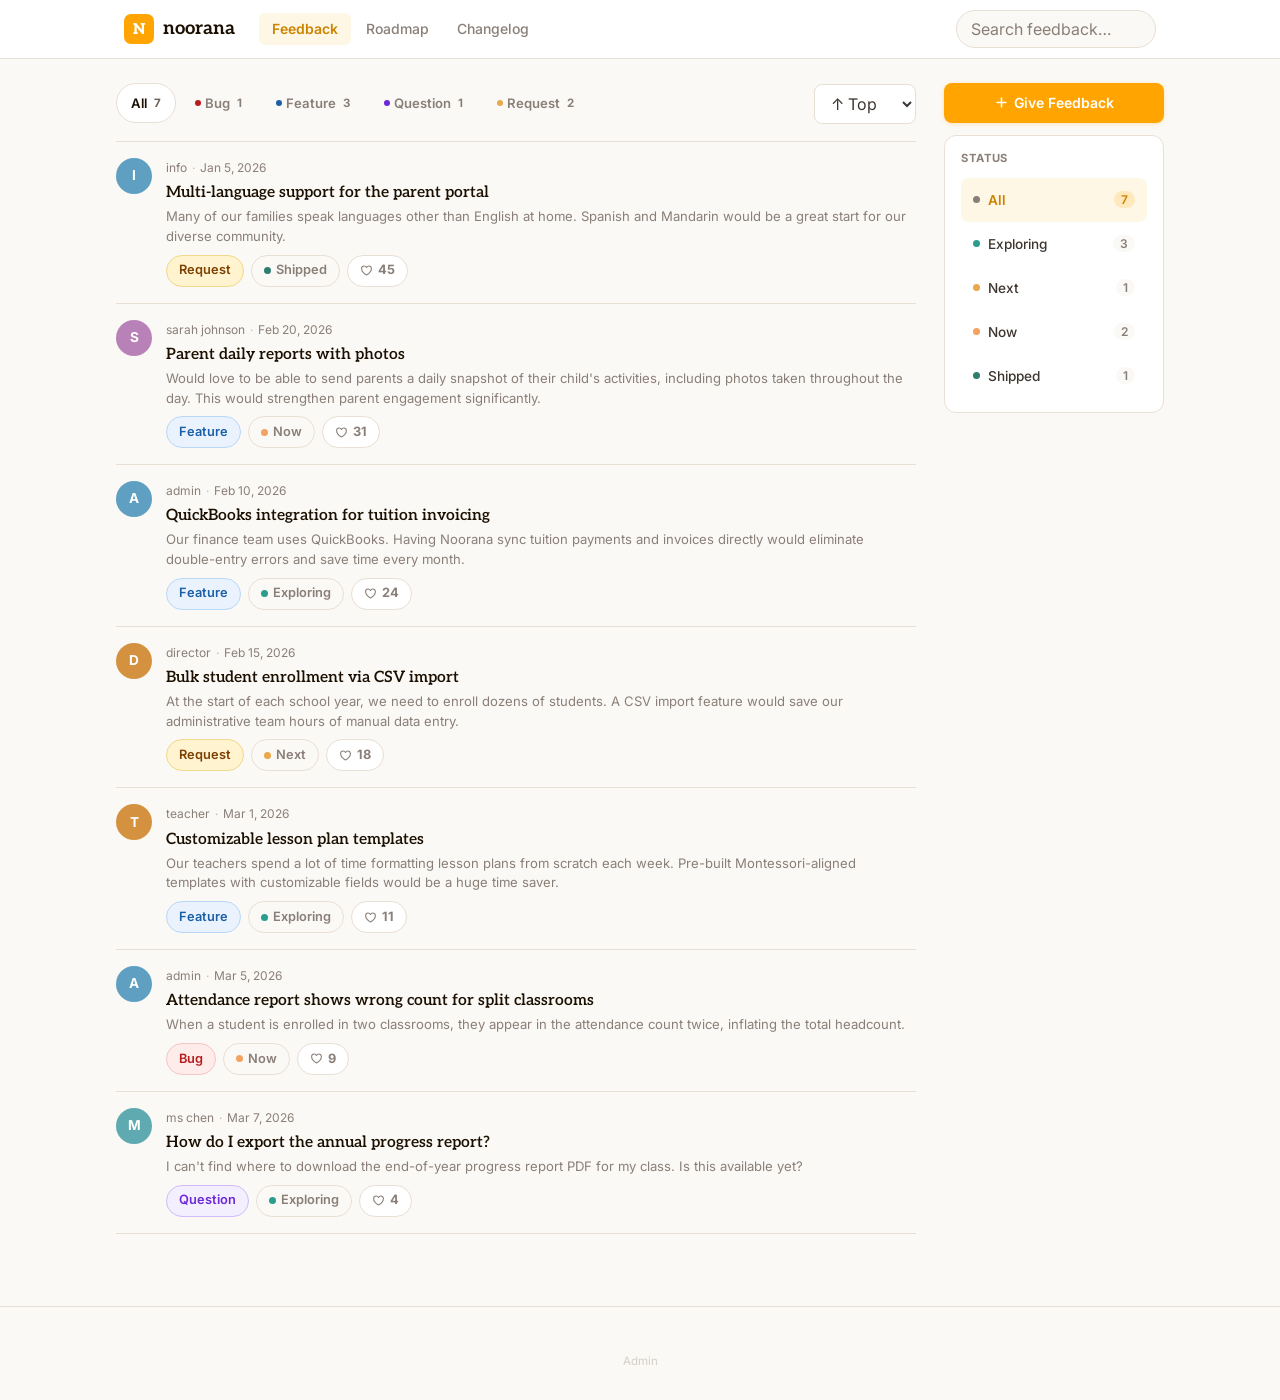
<file: noorana-feedback/index.html>
<!DOCTYPE html>
<html lang="en">
<head>
  <meta charset="UTF-8">
  <meta name="viewport" content="width=device-width, initial-scale=1.0">
  <title>Feedback — Noorana</title>
  <link rel="stylesheet" href="style.css">
</head>
<body>

<nav class="site-nav">
  <div class="nav-wrap">
    <a href="index.html" class="nav-brand">
      <div class="nav-mark">N</div>
      noorana
    </a>
    <div class="nav-links">
      <a href="index.html" class="active">Feedback</a>
      <a href="roadmap.html">Roadmap</a>
      <a href="changelog.html">Changelog</a>
    </div>
    <div class="nav-right">
      <input type="search" class="nav-search" id="search-input" placeholder="Search feedback…" oninput="setSearchAndRender(this.value)">
    </div>
  </div>
</nav>

<div class="board-layout">

  <!-- ── MAIN ── -->
  <div class="board-main">
    <div class="board-controls-row">
      <div class="filter-tabs" id="filter-tabs"></div>
      <select class="sort-select" id="sort-select" onchange="setSortAndRender(this.value)">
        <option value="top">↑ Top</option>
        <option value="new">Newest</option>
      </select>
    </div>
    <div id="feedback-list"></div>
  </div>

  <!-- ── SIDEBAR ── -->
  <aside class="board-sidebar">
    <button class="btn btn-primary sidebar-cta" onclick="openSubmit()">
      <svg width="15" height="15" viewBox="0 0 24 24" fill="none" stroke="currentColor" stroke-width="2.5" stroke-linecap="round" stroke-linejoin="round"><line x1="12" y1="5" x2="12" y2="19"/><line x1="5" y1="12" x2="19" y2="12"/></svg>
      Give Feedback
    </button>

    <div class="sidebar-card">
      <div class="sidebar-section-label">Status</div>
      <div id="sidebar-filters"></div>
    </div>
  </aside>

</div>

<footer class="site-footer">
  <a href="admin.html" class="footer-admin-link">Admin</a>
</footer>

<!-- Submit Modal -->
<div class="overlay" id="submit-overlay" onclick="maybeCloseSubmit(event)">
  <div class="modal">
    <div class="modal-head">
      <h2>Submit Feedback</h2>
      <button class="modal-x" onclick="closeSubmit()">✕</button>
    </div>
    <div class="modal-body">
      <div class="field">
        <label class="label">Title <span class="req">*</span></label>
        <input class="input" id="fb-title" type="text" placeholder="Brief summary of your idea or request" maxlength="120">
      </div>
      <div class="field">
        <label class="label">Type <span class="req">*</span></label>
        <div class="label-picker" id="label-picker">
          <button type="button" class="label-pick-btn label-pick-bug"     data-label="bug"      onclick="pickLabel('bug')">Bug</button>
          <button type="button" class="label-pick-btn label-pick-feature"  data-label="feature"  onclick="pickLabel('feature')">Feature</button>
          <button type="button" class="label-pick-btn label-pick-question" data-label="question" onclick="pickLabel('question')">Question</button>
          <button type="button" class="label-pick-btn label-pick-request"  data-label="request"  onclick="pickLabel('request')">Request</button>
        </div>
      </div>
      <div class="field">
        <label class="label">Description</label>
        <textarea class="textarea" id="fb-desc" placeholder="Describe your idea in more detail…" style="min-height:90px"></textarea>
      </div>
      <div class="field">
        <label class="label">Your email <span class="req">*</span></label>
        <input class="input" id="fb-email" type="email" placeholder="you@school.com">
        <span class="hint">We'll notify you when your request is updated. Not shown publicly.</span>
      </div>
    </div>
    <div class="modal-foot">
      <button class="btn btn-outline" onclick="closeSubmit()">Cancel</button>
      <button class="btn btn-primary" onclick="submitFeedback()">Submit Feedback</button>
    </div>
  </div>
</div>

<!-- Detail Modal -->
<div class="overlay" id="detail-overlay" onclick="maybeCloseDetail(event)">
  <div class="modal detail-modal" id="detail-drawer"></div>
</div>

<!-- Toast -->
<div class="toast-wrap" id="toasts"></div>

<script>
// ── SEED DATA ─────────────────────────────────────────────────────────
const SEED = {
  feedback: [
    { id:'f1', title:'Parent daily reports with photos', description:"Would love to be able to send parents a daily snapshot of their child's activities, including photos taken throughout the day. This would strengthen parent engagement significantly.", email:'sarah.johnson@mountainviewmontessori.edu', status:'now', label:'feature', votes:31, voters:[], createdAt:'2026-02-20T10:30:00Z', adminResponse:null },
    { id:'f2', title:'Bulk student enrollment via CSV import', description:'At the start of each school year, we need to enroll dozens of students. A CSV import feature would save our administrative team hours of manual data entry.', email:'director@sunrisemontessori.com', status:'next', label:'request', votes:18, voters:[], createdAt:'2026-02-15T14:22:00Z', adminResponse:null },
    { id:'f3', title:'QuickBooks integration for tuition invoicing', description:'Our finance team uses QuickBooks. Having Noorana sync tuition payments and invoices directly would eliminate double-entry errors and save time every month.', email:'admin@littlelearnersschool.org', status:'exploring', label:'feature', votes:24, voters:[], createdAt:'2026-02-10T09:15:00Z', adminResponse:null },
    { id:'f4', title:'Multi-language support for the parent portal', description:'Many of our families speak languages other than English at home. Spanish and Mandarin would be a great start for our diverse community.', email:'info@terraemontessori.com', status:'shipped', label:'request', votes:45, voters:[], createdAt:'2026-01-05T11:00:00Z', adminResponse:"We're thrilled to announce that multi-language support has shipped! Spanish, Mandarin, French, and Arabic are now available in the parent portal settings." },
    { id:'f5', title:'Customizable lesson plan templates', description:'Our teachers spend a lot of time formatting lesson plans from scratch each week. Pre-built Montessori-aligned templates with customizable fields would be a huge time saver.', email:'teacher@harmonymontessori.edu', status:'exploring', label:'feature', votes:11, voters:[], createdAt:'2026-03-01T16:45:00Z', adminResponse:null },
    { id:'f6', title:'Attendance report shows wrong count for split classrooms', description:'When a student is enrolled in two classrooms, they appear in the attendance count twice, inflating the total headcount.', email:'admin@cloverdaleacademy.org', status:'now', label:'bug', votes:9, voters:[], createdAt:'2026-03-05T08:00:00Z', adminResponse:null },
    { id:'f7', title:'How do I export the annual progress report?', description:"I can't find where to download the end-of-year progress report PDF for my class. Is this available yet?", email:'ms.chen@birchwoodmontessori.edu', status:'exploring', label:'question', votes:4, voters:[], createdAt:'2026-03-07T13:20:00Z', adminResponse:null },
  ]
};

// ── STORAGE ────────────────────────────────────────────────────────────
function getFeedback() {
  const raw = localStorage.getItem('noorana_feedback');
  return raw ? JSON.parse(raw) : null;
}
function saveFeedback(arr) { localStorage.setItem('noorana_feedback', JSON.stringify(arr)); }
function initData() { if (!getFeedback()) saveFeedback(SEED.feedback); }
function getVoterId() {
  let id = localStorage.getItem('noorana_voter_id');
  if (!id) { id = 'v_' + Date.now() + '_' + Math.random().toString(36).slice(2,8); localStorage.setItem('noorana_voter_id', id); }
  return id;
}

// ── STATE ──────────────────────────────────────────────────────────────
let activeLabel  = 'all';
let activeStatus = 'all';
let activeSort   = 'top';
let searchQuery  = '';

// ── LABELS & STATUSES ──────────────────────────────────────────────────
const LABELS = [
  { key:'all',      label:'All' },
  { key:'bug',      label:'Bug' },
  { key:'feature',  label:'Feature' },
  { key:'question', label:'Question' },
  { key:'request',  label:'Request' },
];

const STATUSES = [
  { key:'all',       label:'All' },
  { key:'exploring', label:'Exploring' },
  { key:'next',      label:'Next' },
  { key:'now',       label:'Now' },
  { key:'shipped',   label:'Shipped' },
];

const DOT_COLORS = { all:'var(--muted)', exploring:'#2a9d8f', next:'#e9a84c', now:'#f4a261', shipped:'#2e7d6e' };

function renderFilterTabs() {
  const data = getFeedback().filter(f => !f.archived);
  const tabEl  = document.getElementById('filter-tabs');
  const sideEl = document.getElementById('sidebar-filters');

  // Label tabs across the top
  tabEl.innerHTML = LABELS.map(l => {
    const count = l.key === 'all' ? data.length : data.filter(x => x.label === l.key).length;
    const active = activeLabel === l.key ? ' active' : '';
    return `<button class="filter-tab${active}" onclick="setLabelAndRender('${l.key}')">
      ${l.key !== 'all' ? `<span class="label-dot label-dot-${l.key}"></span>` : ''}
      ${l.label} <span class="filter-count">${count}</span>
    </button>`;
  }).join('');

  // Status filters in sidebar
  sideEl.innerHTML = STATUSES.map(s => {
    const count = s.key === 'all' ? data.length : data.filter(x => x.status === s.key).length;
    const active = activeStatus === s.key ? ' active' : '';
    return `<button class="sidebar-filter-item${active}" onclick="setStatusAndRender('${s.key}')">
      <span class="status-dot dot-${s.key}"></span>
      <span>${s.label}</span>
      <span class="sidebar-filter-count">${count}</span>
    </button>`;
  }).join('');
}

function setLabelAndRender(key)  { activeLabel = key;  render(); }
function setStatusAndRender(key) { activeStatus = key; render(); }
function setSortAndRender(val)   { activeSort = val;   render(); }
function setSearchAndRender(val) { searchQuery = val.trim().toLowerCase(); render(); }

// ── HELPERS ────────────────────────────────────────────────────────────
function formatDate(iso) {
  return new Date(iso).toLocaleDateString('en-US', { month:'short', day:'numeric', year:'numeric' });
}
function statusLabel(s) {
  return { 'exploring':'Exploring', 'next':'Next', 'now':'Now', 'shipped':'Shipped', 'closed':'Closed',
           'under-review':'Exploring', 'planned':'Next', 'in-progress':'Now' }[s] || s;
}
function migrateStatuses() {
  const map = { 'under-review':'exploring', 'planned':'next', 'in-progress':'now', 'closed':'shipped' };
  const raw = localStorage.getItem('noorana_feedback');
  if (!raw) return;
  const data = JSON.parse(raw);
  let changed = false;
  data.forEach(f => { if (map[f.status]) { f.status = map[f.status]; changed = true; } });
  if (changed) localStorage.setItem('noorana_feedback', JSON.stringify(data));
}
function escHtml(str) {
  return (str||'').replace(/&/g,'&amp;').replace(/</g,'&lt;').replace(/>/g,'&gt;').replace(/"/g,'&quot;');
}

const AVATAR_COLORS = ['#e8956d','#5e9fc2','#6ab07a','#b882b8','#d49240','#5eaab0','#c47b8a','#8a7ec5'];
const HEART_SVG = `<svg class="heart-icon" viewBox="0 0 24 24" xmlns="http://www.w3.org/2000/svg"><path stroke-linecap="round" stroke-linejoin="round" d="M21 8.25c0-2.485-2.099-4.5-4.688-4.5-1.935 0-3.597 1.126-4.312 2.733-.715-1.607-2.377-2.733-4.313-2.733C5.1 3.75 3 5.765 3 8.25c0 7.22 9 12 9 12s9-4.78 9-12Z"/></svg>`;

// ── RENDER LIST ────────────────────────────────────────────────────────
function render() {
  renderFilterTabs();
  const voterId = getVoterId();
  let data = getFeedback().filter(f => !f.archived);

  if (activeLabel  !== 'all') data = data.filter(f => f.label  === activeLabel);
  if (activeStatus !== 'all') data = data.filter(f => f.status === activeStatus);
  if (searchQuery) data = data.filter(f =>
    f.title.toLowerCase().includes(searchQuery) ||
    (f.description||'').toLowerCase().includes(searchQuery)
  );
  if (activeSort === 'top') data.sort((a,b) => b.votes - a.votes);
  else data.sort((a,b) => new Date(b.createdAt) - new Date(a.createdAt));

  const el = document.getElementById('feedback-list');
  if (!data.length) {
    el.innerHTML = `<div class="empty"><div class="empty-icon">💡</div><h3>No feedback found</h3><p>${searchQuery ? 'Try a different search term.' : 'Be the first to submit a request!'}</p></div>`;
    return;
  }

  el.innerHTML = data.map(f => {
    const voted = f.voters.includes(voterId);
    const initial = (f.email || f.title || '?')[0].toUpperCase();
    const colorIdx = (f.email || 'a').charCodeAt(0) % AVATAR_COLORS.length;
    const emailDisplay = f.email ? escHtml(f.email.split('@')[0].replace(/[._]/g,' ')) : 'Anonymous';
    return `<div class="fb-row" onclick="openDetail('${f.id}')">
      <div class="fb-avatar-circle" style="background:${AVATAR_COLORS[colorIdx]}">${initial}</div>
      <div class="fb-row-inner">
        <div class="fb-row-byline">${emailDisplay} <span class="fb-row-dot">·</span> ${formatDate(f.createdAt)}</div>
        <div class="fb-row-title">${escHtml(f.title)}</div>
        ${f.description ? `<div class="fb-row-desc">${escHtml(f.description)}</div>` : ''}
        <div class="fb-row-foot">
          ${f.label ? `<span class="label-pill label-pill-${f.label}">${f.label}</span>` : ''}
          <span class="fb-status-pill">
            <span class="status-dot dot-${f.status}"></span>
            ${statusLabel(f.status)}
          </span>
          <button class="vote-btn${voted?' voted':''}" onclick="event.stopPropagation();toggleVote('${f.id}')">
            ${HEART_SVG}
            <span class="count">${f.votes}</span>
          </button>
        </div>
      </div>
    </div>`;
  }).join('');
}

// ── VOTE ───────────────────────────────────────────────────────────────
function toggleVote(id) {
  const voterId = getVoterId();
  const data = getFeedback();
  const item = data.find(f => f.id === id);
  if (!item) return;
  const idx = item.voters.indexOf(voterId);
  if (idx === -1) { item.voters.push(voterId); item.votes++; }
  else            { item.voters.splice(idx, 1); item.votes--; }
  saveFeedback(data);
  render();
  if (document.getElementById('detail-overlay').classList.contains('open')) openDetail(id);
}

// ── SUBMIT MODAL ───────────────────────────────────────────────────────
let selectedLabel = '';

function pickLabel(key) {
  selectedLabel = key;
  document.querySelectorAll('.label-pick-btn').forEach(b => b.classList.toggle('selected', b.dataset.label === key));
}
function openSubmit() {
  document.getElementById('submit-overlay').classList.add('open');
  document.getElementById('fb-title').focus();
}
function closeSubmit() {
  document.getElementById('submit-overlay').classList.remove('open');
  ['fb-title','fb-desc','fb-email'].forEach(id => document.getElementById(id).value = '');
  selectedLabel = '';
  document.querySelectorAll('.label-pick-btn').forEach(b => b.classList.remove('selected'));
}
function maybeCloseSubmit(e) { if (e.target.id === 'submit-overlay') closeSubmit(); }
function submitFeedback() {
  const title = document.getElementById('fb-title').value.trim();
  const desc  = document.getElementById('fb-desc').value.trim();
  const email = document.getElementById('fb-email').value.trim();
  if (!title) { toast('Please enter a title.', 'err'); return; }
  if (!selectedLabel) { toast('Please select a type.', 'err'); return; }
  if (!email || !email.includes('@')) { toast('Please enter a valid email.', 'err'); return; }
  const data = getFeedback();
  data.unshift({ id:'f'+Date.now(), title, description:desc, email, status:'exploring', label:selectedLabel, votes:0, voters:[], createdAt:new Date().toISOString(), adminResponse:null });
  saveFeedback(data);
  closeSubmit();
  render();
  toast("Feedback submitted! We'll review it soon.", 'ok');
}

// ── DETAIL MODAL ───────────────────────────────────────────────────────
function openDetail(id) {
  const data = getFeedback();
  const f = data.find(x => x.id === id);
  if (!f) return;
  const voterId = getVoterId();
  const voted = f.voters.includes(voterId);
  const initial = (f.email || f.title || '?')[0].toUpperCase();
  const colorIdx = (f.email || 'a').charCodeAt(0) % AVATAR_COLORS.length;
  const emailDisplay = f.email ? escHtml(f.email.split('@')[0].replace(/[._]/g,' ')) : 'Anonymous';

  document.getElementById('detail-drawer').innerHTML = `
    <div class="modal-head" style="padding-bottom:14px">
      <div style="flex:1;min-width:0">
        <div style="display:flex;align-items:center;gap:8px;margin-bottom:10px">
          <div class="fb-avatar-circle" style="width:28px;height:28px;font-size:.75rem;background:${AVATAR_COLORS[colorIdx]}">${initial}</div>
          <span style="font-size:.8rem;color:var(--muted)">${emailDisplay}</span>
          <span style="font-size:.75rem;color:var(--muted);opacity:.6">· ${formatDate(f.createdAt)}</span>
        </div>
        <h2 style="font-size:1.2rem;line-height:1.35;margin-bottom:10px">${escHtml(f.title)}</h2>
        <div style="display:flex;align-items:center;gap:7px;flex-wrap:wrap">
          ${f.label ? `<span class="label-pill label-pill-${f.label}">${f.label}</span>` : ''}
          <span class="fb-status-pill"><span class="status-dot dot-${f.status}"></span> ${statusLabel(f.status)}</span>
        </div>
      </div>
      <button class="modal-x" onclick="closeDetail()" style="align-self:flex-start;margin-top:2px">✕</button>
    </div>
    <div class="modal-body" style="padding-top:14px">
      ${f.description ? `<p style="color:var(--text);font-size:.9rem;line-height:1.75">${escHtml(f.description)}</p>` : ''}
      ${f.adminResponse ? `
        <div class="admin-response">
          <div class="admin-response-label">🔖 Noorana Team Response</div>
          <p>${escHtml(f.adminResponse)}</p>
        </div>` : ''}
    </div>
    <div class="modal-foot" style="justify-content:flex-start;align-items:center;border-top:1px solid var(--border);padding-top:14px">
      <button class="vote-btn${voted?' voted':''}" onclick="toggleVote('${f.id}')" style="padding:8px 16px;">
        <svg class="heart-icon" style="width:17px;height:17px" viewBox="0 0 24 24" xmlns="http://www.w3.org/2000/svg"><path stroke-linecap="round" stroke-linejoin="round" d="M21 8.25c0-2.485-2.099-4.5-4.688-4.5-1.935 0-3.597 1.126-4.312 2.733-.715-1.607-2.377-2.733-4.313-2.733C5.1 3.75 3 5.765 3 8.25c0 7.22 9 12 9 12s9-4.78 9-12Z"/></svg>
        <span style="font-size:.95rem;font-weight:700">${f.votes}</span>
        <span style="font-size:.82rem;font-weight:500;color:var(--muted)">${voted?'Liked':'Like this'}</span>
      </button>
    </div>`;

  document.getElementById('detail-overlay').classList.add('open');
}
function closeDetail() { document.getElementById('detail-overlay').classList.remove('open'); }
function maybeCloseDetail(e) { if (e.target.id === 'detail-overlay') closeDetail(); }

// ── TOAST ──────────────────────────────────────────────────────────────
function toast(msg, type) {
  const wrap = document.getElementById('toasts');
  const el = document.createElement('div');
  el.className = 'toast' + (type ? ' '+type : '');
  el.textContent = msg;
  wrap.appendChild(el);
  setTimeout(() => el.remove(), 3500);
}

// ── INIT ───────────────────────────────────────────────────────────────
migrateStatuses();
initData();
render();
</script>
</body>
</html>
</file>
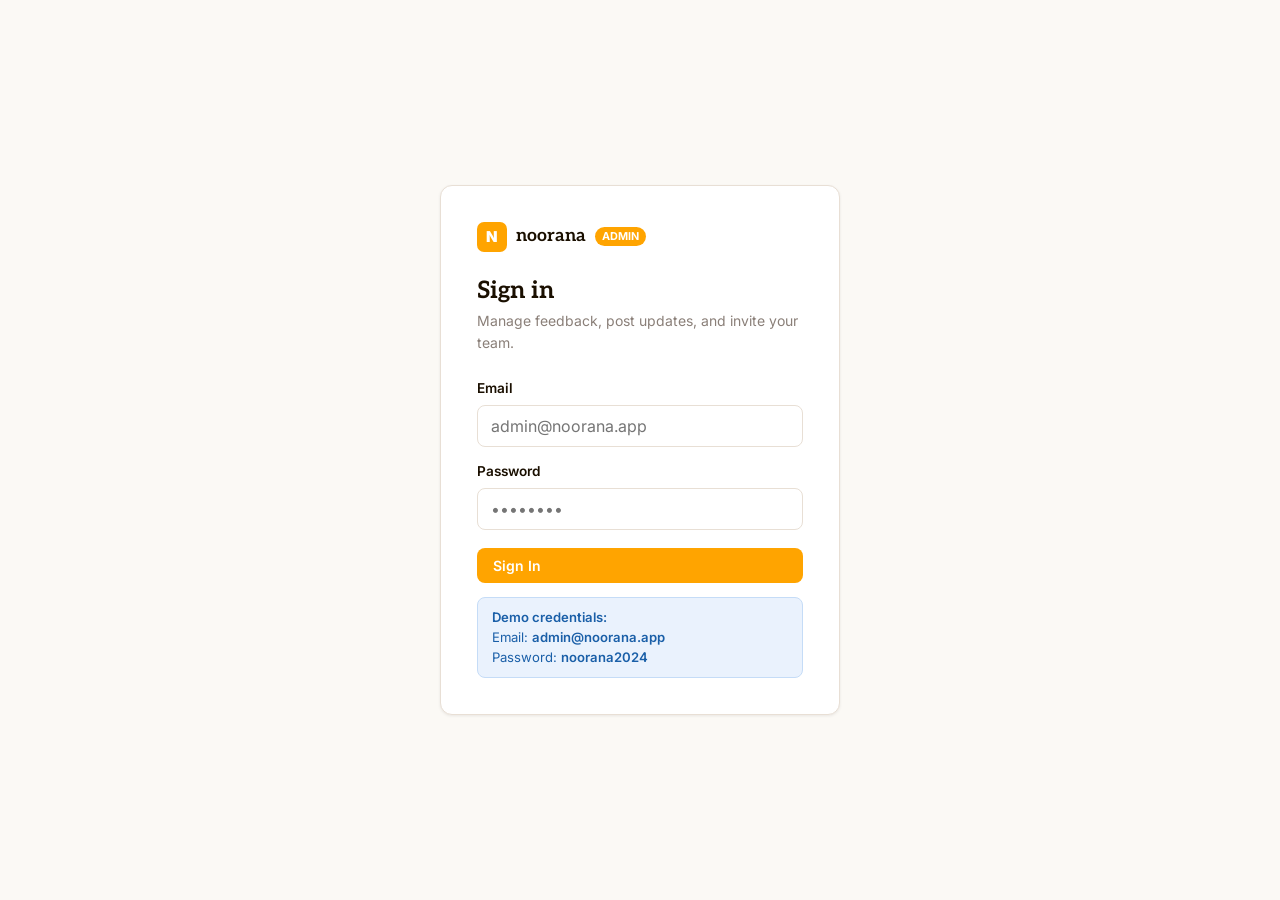
<file: noorana-feedback/admin.html>
<!DOCTYPE html>
<html lang="en">
<head>
  <meta charset="UTF-8">
  <meta name="viewport" content="width=device-width, initial-scale=1.0">
  <title>Admin — Noorana Feedback</title>
  <link rel="stylesheet" href="style.css">
</head>
<body>

<!-- LOGIN VIEW -->
<div id="login-view" class="admin-login">
  <div class="login-card">
    <div class="login-logo">
      <div class="nav-mark">N</div>
      <span style="font-family:'Aleo',serif;font-weight:700;font-size:1.1rem;color:var(--dark)">noorana</span>
      <span class="admin-badge">Admin</span>
    </div>
    <h1>Sign in</h1>
    <p class="login-sub">Manage feedback, post updates, and invite your team.</p>
    <div class="login-fields">
      <div class="field">
        <label class="label">Email</label>
        <input class="input" id="login-email" type="email" placeholder="admin@noorana.app" onkeydown="if(event.key==='Enter')doLogin()">
      </div>
      <div class="field">
        <label class="label">Password</label>
        <input class="input" id="login-pass" type="password" placeholder="••••••••" onkeydown="if(event.key==='Enter')doLogin()">
      </div>
    </div>
    <button class="btn btn-primary" style="width:100%" onclick="doLogin()">Sign In</button>
    <div id="login-err" style="color:var(--red);font-size:.85rem;margin-top:10px;display:none"></div>
    <div class="demo-hint">
      <strong>Demo credentials:</strong><br>
      Email: <strong>admin@noorana.app</strong><br>
      Password: <strong>noorana2024</strong>
    </div>
  </div>
</div>

<!-- ADMIN SHELL -->
<div id="admin-view" class="admin-shell" style="display:none">
  <div class="admin-topbar">
    <div class="logo">
      <div class="nav-mark">N</div>
      <span>noorana</span>
      <span class="admin-badge">Admin</span>
    </div>
    <span class="admin-user" id="admin-user-label"></span>
    <div style="display:flex;gap:8px;align-items:center">
      <a href="index.html" class="logout-btn" style="text-decoration:none">← View Site</a>
      <button class="logout-btn" onclick="doLogout()">Sign Out</button>
    </div>
  </div>

  <div class="admin-main">
    <div class="admin-tabs">
      <button class="admin-tab active" onclick="switchTab('feedback',this)">Feedback</button>
      <button class="admin-tab" onclick="switchTab('changelog',this)">Changelog</button>
      <button class="admin-tab" onclick="switchTab('team',this)">Team</button>
    </div>

    <!-- FEEDBACK TAB -->
    <div id="tab-feedback">
      <div class="section-head">
        <h2>All Feedback</h2>
        <div style="display:flex;gap:8px;align-items:center">
          <select class="sort-select" id="admin-filter" onchange="renderAdminFeedback()">
            <option value="all">All statuses</option>
            <option value="exploring">Exploring</option>
            <option value="next">Next</option>
            <option value="now">Now</option>
            <option value="shipped">Shipped</option>
            <option value="archived">Archived</option>
          </select>
        </div>
      </div>
      <div id="admin-feedback-list"></div>
    </div>

    <!-- CHANGELOG TAB -->
    <div id="tab-changelog" style="display:none">
      <div class="section-head">
        <h2>Changelog</h2>
        <button class="btn btn-primary btn-sm" onclick="openNewPost()">+ New Post</button>
      </div>

      <!-- New/Edit Post Form -->
      <div id="post-form" style="display:none;background:white;border:1px solid var(--border);border-radius:var(--r-lg);padding:24px;margin-bottom:24px">
        <h3 style="margin-bottom:16px;font-size:1rem" id="post-form-title">New Post</h3>
        <div class="gap-stack">
          <div class="field">
            <label class="label">Title <span class="req">*</span></label>
            <input class="input" id="post-title" type="text" placeholder="What shipped?">
          </div>
          <div class="field">
            <label class="label">Content <span class="req">*</span></label>
            <textarea class="textarea" id="post-content" style="min-height:140px" placeholder="Describe what's new. Use **bold** for emphasis and - for bullet points."></textarea>
            <span class="hint">Supports **bold**, *italic*, and - bullet lists</span>
          </div>
          <div class="field">
            <label class="label">Tags</label>
            <input class="input" id="post-tags" type="text" placeholder="Feature, Bug Fix, Improvement (comma-separated)">
          </div>
          <div class="field">
            <label class="label">Publish Date</label>
            <input class="input" id="post-date" type="date">
          </div>
          <div style="display:flex;gap:8px;justify-content:flex-end">
            <button class="btn btn-outline btn-sm" onclick="closePostForm()">Cancel</button>
            <button class="btn btn-primary btn-sm" onclick="savePost()">Publish Post</button>
          </div>
        </div>
      </div>

      <div id="admin-changelog-list"></div>
    </div>

    <!-- TEAM TAB -->
    <div id="tab-team" style="display:none">
      <div class="section-head">
        <h2>Admin Team</h2>
      </div>

      <!-- Invite Form -->
      <div style="background:white;border:1px solid var(--border);border-radius:var(--r-lg);padding:24px;margin-bottom:24px">
        <h3 style="font-size:1rem;margin-bottom:16px">Invite an Admin</h3>
        <div style="display:grid;grid-template-columns:1fr 1fr;gap:12px">
          <div class="field">
            <label class="label">Name <span class="req">*</span></label>
            <input class="input" id="invite-name" type="text" placeholder="Jane Smith">
          </div>
          <div class="field">
            <label class="label">Email <span class="req">*</span></label>
            <input class="input" id="invite-email" type="email" placeholder="jane@noorana.app">
          </div>
          <div class="field">
            <label class="label">Password <span class="req">*</span></label>
            <input class="input" id="invite-pass" type="text" placeholder="Temporary password">
          </div>
          <div class="field">
            <label class="label">Role</label>
            <select class="select" id="invite-role">
              <option value="admin">Admin</option>
              <option value="owner">Owner</option>
            </select>
          </div>
        </div>
        <div style="margin-top:14px;display:flex;justify-content:flex-end">
          <button class="btn btn-primary btn-sm" onclick="inviteAdmin()">Add Admin</button>
        </div>
      </div>

      <div id="admin-team-list"></div>
    </div>
  </div>
</div>

<!-- Feedback Edit Modal -->
<div class="overlay" id="fb-edit-overlay" onclick="if(event.target===this)closeFbModal()">
  <div class="modal" style="max-width:560px">
    <div class="modal-head">
      <div style="flex:1;min-width:0">
        <div style="font-size:.75rem;color:var(--muted);margin-bottom:8px;display:flex;align-items:center;gap:8px;flex-wrap:wrap" id="fb-modal-meta"></div>
        <input class="input" id="fb-modal-title" type="text" placeholder="Title"
          style="font-family:'Aleo',serif;font-size:1.1rem;font-weight:600;padding:4px 0;border-color:transparent;background:transparent;box-shadow:none;color:var(--dark);border-radius:0;border-bottom:1.5px solid var(--border)">
      </div>
      <button class="modal-x" onclick="closeFbModal()" style="align-self:flex-start;margin-top:2px">✕</button>
    </div>
    <div class="modal-body">
      <div class="field">
        <label class="label">Description</label>
        <textarea class="textarea" id="fb-modal-desc" style="min-height:80px" placeholder="No description"></textarea>
      </div>
      <div style="display:grid;grid-template-columns:1fr 1fr;gap:14px">
        <div class="field">
          <label class="label">Type</label>
          <div class="label-picker" id="fb-modal-label-picker" style="gap:6px">
            <button type="button" class="label-pick-btn label-pick-bug"      data-label="bug"      onclick="pickModalLabel('bug')">Bug</button>
            <button type="button" class="label-pick-btn label-pick-feature"  data-label="feature"  onclick="pickModalLabel('feature')">Feature</button>
            <button type="button" class="label-pick-btn label-pick-question" data-label="question" onclick="pickModalLabel('question')">Question</button>
            <button type="button" class="label-pick-btn label-pick-request"  data-label="request"  onclick="pickModalLabel('request')">Request</button>
          </div>
        </div>
        <div class="field">
          <label class="label">Status</label>
          <select class="select" id="fb-modal-status">
            <option value="exploring">Exploring</option>
            <option value="next">Next</option>
            <option value="now">Now</option>
            <option value="shipped">Shipped</option>
          </select>
        </div>
      </div>
      <div class="field">
        <label class="label">Response to submitter
          <span style="font-weight:400;color:var(--muted);font-size:.78rem;margin-left:4px">shown publicly on the feedback board</span>
        </label>
        <textarea class="response-box" id="fb-modal-response" placeholder="Write a response visible to all users…" style="min-height:80px"></textarea>
      </div>
    </div>
    <div class="modal-foot" style="justify-content:space-between;border-top:1px solid var(--border);padding-top:14px">
      <div style="display:flex;gap:6px">
        <button class="btn btn-outline btn-sm" id="fb-modal-archive-btn" onclick="toggleArchiveModal()"></button>
        <button class="btn btn-ghost btn-sm" style="color:var(--red)" onclick="deleteFbModal()">Delete</button>
      </div>
      <div style="display:flex;gap:8px">
        <button class="btn btn-outline" onclick="closeFbModal()">Cancel</button>
        <button class="btn btn-primary" onclick="saveFbModal()">Save Changes</button>
      </div>
    </div>
  </div>
</div>

<!-- Confirm Delete Modal -->
<div class="overlay" id="confirm-overlay" onclick="if(event.target===this)closeConfirm()">
  <div class="modal" style="max-width:380px">
    <div class="modal-head"><h2 id="confirm-title">Confirm</h2><button class="modal-x" onclick="closeConfirm()">✕</button></div>
    <div class="modal-body"><p id="confirm-msg" style="font-size:.9rem;color:var(--text)"></p></div>
    <div class="modal-foot">
      <button class="btn btn-outline" onclick="closeConfirm()">Cancel</button>
      <button class="btn btn-danger" id="confirm-ok">Delete</button>
    </div>
  </div>
</div>

<div class="toast-wrap" id="toasts"></div>

<script>
// ── SEED + STORAGE ─────────────────────────────────────────────────────
const SEED_FEEDBACK = [
  { id:'f1', title:'Parent daily reports with photos', description:"Would love to be able to send parents a daily snapshot of their child's activities, including photos taken throughout the day.", email:'sarah.johnson@mountainviewmontessori.edu', status:'now', votes:31, voters:[], createdAt:'2026-02-20T10:30:00Z', adminResponse:null },
  { id:'f2', title:'Bulk student enrollment via CSV import', description:'At the start of each school year, we need to enroll dozens of students. A CSV import feature would save our administrative team hours.', email:'director@sunrisemontessori.com', status:'next', votes:18, voters:[], createdAt:'2026-02-15T14:22:00Z', adminResponse:null },
  { id:'f3', title:'QuickBooks integration for tuition invoicing', description:'Our finance team uses QuickBooks. Having Noorana sync tuition payments directly would eliminate double-entry errors.', email:'admin@littlelearnersschool.org', status:'exploring', votes:24, voters:[], createdAt:'2026-02-10T09:15:00Z', adminResponse:null },
  { id:'f4', title:'Multi-language support for the parent portal', description:'Many of our families speak languages other than English. Spanish and Mandarin would be a great start.', email:'info@terraemontessori.com', status:'shipped', votes:45, voters:[], createdAt:'2026-01-05T11:00:00Z', adminResponse:"We're thrilled to announce that multi-language support has shipped! Spanish, Mandarin, French, and Arabic are now available." },
  { id:'f5', title:'Customizable lesson plan templates', description:'Our teachers spend a lot of time formatting lesson plans. Pre-built Montessori-aligned templates would be a huge time saver.', email:'teacher@harmonymontessori.edu', status:'exploring', votes:11, voters:[], createdAt:'2026-03-01T16:45:00Z', adminResponse:null },
];
const SEED_CHANGELOG = [
  { id:'c1', title:'Multi-language Parent Portal', content:'Parents can now access the Noorana parent portal in **Spanish, Mandarin, French, and Arabic**. Language preferences can be set in account settings.\n\nThis was one of our most-requested features, and we\'re proud to finally deliver it.', tags:['Parent Portal','Accessibility'], publishedAt:'2026-02-15T00:00:00Z' },
  { id:'c2', title:'Improved Attendance Tracking & Reports', content:'We\'ve completely redesigned the attendance module:\n\n- **Faster check-in/check-out** with QR code scanning\n- **Absence reason tracking** for easy record-keeping\n- **Exportable monthly reports** for licensing requirements\n- **Automated parent notifications** for unexpected absences', tags:['Attendance','Reports'], publishedAt:'2026-01-20T00:00:00Z' }
];
const SEED_ADMINS = [
  { email:'admin@noorana.app', password:'noorana2024', name:'Noorana Admin', role:'owner' }
];

function getFeedback()  { return JSON.parse(localStorage.getItem('noorana_feedback')  || 'null') || (() => { saveFeedback(SEED_FEEDBACK);  return SEED_FEEDBACK; })(); }
function getChangelog() { return JSON.parse(localStorage.getItem('noorana_changelog') || 'null') || (() => { saveChangelog(SEED_CHANGELOG); return SEED_CHANGELOG; })(); }
function getAdmins()    { return JSON.parse(localStorage.getItem('noorana_admins')    || 'null') || (() => { saveAdmins(SEED_ADMINS);    return SEED_ADMINS; })(); }
function saveFeedback(d)  { localStorage.setItem('noorana_feedback',  JSON.stringify(d)); }
function saveChangelog(d) { localStorage.setItem('noorana_changelog', JSON.stringify(d)); }
function saveAdmins(d)    { localStorage.setItem('noorana_admins',    JSON.stringify(d)); }
function getSession()   { return JSON.parse(localStorage.getItem('noorana_session') || 'null'); }
function setSession(s)  { localStorage.setItem('noorana_session', JSON.stringify(s)); }
function clearSession() { localStorage.removeItem('noorana_session'); }

// ── AUTH ───────────────────────────────────────────────────────────────
function doLogin() {
  const email = document.getElementById('login-email').value.trim().toLowerCase();
  const pass  = document.getElementById('login-pass').value;
  const admins = getAdmins();
  const match = admins.find(a => a.email.toLowerCase() === email && a.password === pass);
  if (!match) {
    const err = document.getElementById('login-err');
    err.textContent = 'Invalid email or password.';
    err.style.display = 'block';
    return;
  }
  setSession({ email: match.email, name: match.name, role: match.role });
  showAdmin(match);
}
function doLogout() {
  clearSession();
  document.getElementById('admin-view').style.display = 'none';
  document.getElementById('login-view').style.display = 'flex';
  document.getElementById('login-pass').value = '';
}
function showAdmin(user) {
  document.getElementById('login-view').style.display = 'none';
  document.getElementById('admin-view').style.display = 'flex';
  document.getElementById('admin-user-label').textContent = user.name + ' (' + user.role + ')';
  renderAdminFeedback();
}

// ── TAB SWITCHING ──────────────────────────────────────────────────────
function switchTab(name, btn) {
  ['feedback','changelog','team'].forEach(t => {
    document.getElementById('tab-'+t).style.display = t === name ? 'block' : 'none';
  });
  document.querySelectorAll('.admin-tab').forEach(b => b.classList.remove('active'));
  btn.classList.add('active');
  if (name === 'changelog') renderAdminChangelog();
  if (name === 'team') renderTeam();
}

// ── HELPERS ────────────────────────────────────────────────────────────
function escHtml(s) { return (s||'').replace(/&/g,'&amp;').replace(/</g,'&lt;').replace(/>/g,'&gt;').replace(/"/g,'&quot;'); }
function formatDate(iso) { return new Date(iso).toLocaleDateString('en-US',{month:'short',day:'numeric',year:'numeric'}); }
function statusLabel(s) { return {'exploring':'Exploring','next':'Next','now':'Now','shipped':'Shipped','closed':'Closed','under-review':'Exploring','planned':'Next','in-progress':'Now'}[s]||s; }
function migrateStatuses() {
  const map = {'under-review':'exploring','planned':'next','in-progress':'now','closed':'shipped'};
  const raw = localStorage.getItem('noorana_feedback');
  if (!raw) return;
  const data = JSON.parse(raw);
  let changed = false;
  data.forEach(f => { if (map[f.status]) { f.status = map[f.status]; changed = true; } });
  if (changed) localStorage.setItem('noorana_feedback', JSON.stringify(data));
}

// ── FEEDBACK ADMIN ─────────────────────────────────────────────────────
function renderAdminFeedback() {
  const filter = document.getElementById('admin-filter').value;
  let data = [...getFeedback()];
  if (filter === 'archived') {
    data = data.filter(f => f.archived);
  } else {
    data = data.filter(f => !f.archived);
    if (filter !== 'all') data = data.filter(f => f.status === filter);
  }
  data.sort((a,b) => new Date(b.createdAt) - new Date(a.createdAt));

  const el = document.getElementById('admin-feedback-list');
  if (!data.length) {
    el.innerHTML = `<div class="empty"><div class="empty-icon">📭</div><h3>No feedback</h3></div>`;
    return;
  }

  el.innerHTML = `<div style="overflow-x:auto"><table class="admin-table">
    <thead><tr>
      <th style="width:40%">Title</th>
      <th>Email</th>
      <th>Votes</th>
      <th>Status</th>
      <th>Date</th>
      <th></th>
    </tr></thead>
    <tbody>` + data.map(f => `
    <tr id="row-${f.id}" style="cursor:pointer" onclick="openFbModal('${f.id}')"${f.archived?' class="archived-row"':''}>
      <td>
        <div style="display:flex;align-items:center;gap:6px;flex-wrap:wrap">
          <strong style="font-size:.875rem;color:var(--dark)">${escHtml(f.title)}</strong>
          ${f.archived ? '<span class="badge badge-archived">Archived</span>' : ''}
          ${f.adminResponse ? '<span style="font-size:.7rem;background:var(--orange-light);color:var(--orange-dark);padding:1px 6px;border-radius:8px;font-weight:600">Response</span>' : ''}
        </div>
        ${f.description?`<div style="font-size:.78rem;color:var(--muted);margin-top:3px;max-width:320px;white-space:nowrap;overflow:hidden;text-overflow:ellipsis">${escHtml(f.description)}</div>`:''}
      </td>
      <td style="font-size:.82rem;color:var(--muted)">${escHtml(f.email)}</td>
      <td style="font-weight:700;color:var(--dark)">${f.votes}</td>
      <td>
        <span class="badge badge-${f.status}" style="font-size:.72rem">${statusLabel(f.status)}</span>
        ${f.label ? `<span class="label-pill label-pill-${f.label}" style="margin-left:4px;font-size:.7rem">${f.label}</span>` : ''}
      </td>
      <td style="font-size:.8rem;color:var(--muted);white-space:nowrap">${formatDate(f.createdAt)}</td>
      <td onclick="event.stopPropagation()">
        <button class="btn btn-ghost btn-sm" style="color:var(--red)" onclick="confirmDelete('feedback','${f.id}','${escHtml(f.title)}')">✕</button>
      </td>
    </tr>`).join('') + `</tbody></table></div>`;
}

// ── FEEDBACK MODAL ─────────────────────────────────────────────────────
let editingFbId = null;
let modalLabel  = '';

function openFbModal(id) {
  const f = getFeedback().find(x => x.id === id);
  if (!f) return;
  editingFbId = id;
  modalLabel  = f.label || '';

  const votes = f.votes;
  document.getElementById('fb-modal-meta').innerHTML =
    `<span>${escHtml(f.email)}</span>
     <span style="opacity:.45">·</span>
     <span>${formatDate(f.createdAt)}</span>
     <span style="opacity:.45">·</span>
     <span>${votes} vote${votes !== 1 ? 's' : ''}</span>
     ${f.archived ? '<span class="badge badge-archived" style="margin-left:4px">Archived</span>' : ''}`;

  document.getElementById('fb-modal-title').value   = f.title;
  document.getElementById('fb-modal-desc').value    = f.description || '';
  document.getElementById('fb-modal-status').value  = f.status;
  document.getElementById('fb-modal-response').value = f.adminResponse || '';
  document.getElementById('fb-modal-archive-btn').textContent = f.archived ? 'Unarchive' : 'Archive';

  document.querySelectorAll('#fb-modal-label-picker .label-pick-btn').forEach(b =>
    b.classList.toggle('selected', b.dataset.label === modalLabel)
  );

  document.getElementById('fb-edit-overlay').classList.add('open');
  document.getElementById('fb-modal-title').focus();
}

function closeFbModal() {
  document.getElementById('fb-edit-overlay').classList.remove('open');
  editingFbId = null;
}

function pickModalLabel(key) {
  modalLabel = key;
  document.querySelectorAll('#fb-modal-label-picker .label-pick-btn').forEach(b =>
    b.classList.toggle('selected', b.dataset.label === key)
  );
}

function saveFbModal() {
  if (!editingFbId) return;
  const title = document.getElementById('fb-modal-title').value.trim();
  if (!title) { toast('Title is required.', 'err'); return; }
  const data = getFeedback();
  const item = data.find(f => f.id === editingFbId);
  if (!item) return;
  item.title         = title;
  item.description   = document.getElementById('fb-modal-desc').value.trim();
  item.status        = document.getElementById('fb-modal-status').value;
  item.label         = modalLabel || item.label;
  item.adminResponse = document.getElementById('fb-modal-response').value.trim() || null;
  saveFeedback(data);
  closeFbModal();
  renderAdminFeedback();
  toast('Feedback updated.', 'ok');
}

function toggleArchiveModal() {
  if (!editingFbId) return;
  const data = getFeedback();
  const item = data.find(f => f.id === editingFbId);
  if (!item) return;
  item.archived = !item.archived;
  saveFeedback(data);
  closeFbModal();
  renderAdminFeedback();
  toast(item.archived ? 'Feedback archived.' : 'Feedback unarchived.', 'ok');
}

function deleteFbModal() {
  if (!editingFbId) return;
  const item = getFeedback().find(f => f.id === editingFbId);
  if (!item) return;
  closeFbModal();
  confirmDelete('feedback', item.id, item.title);
}

// ── CHANGELOG ADMIN ────────────────────────────────────────────────────
let editingPostId = null;

function renderAdminChangelog() {
  const data = [...getChangelog()].sort((a,b) => new Date(b.publishedAt) - new Date(a.publishedAt));
  const el = document.getElementById('admin-changelog-list');
  if (!data.length) {
    el.innerHTML = `<div class="empty"><div class="empty-icon">📋</div><h3>No posts yet</h3><p>Create your first changelog post above.</p></div>`;
    return;
  }
  el.innerHTML = data.map(p => `
    <div style="background:white;border:1px solid var(--border);border-radius:var(--r-lg);padding:20px 24px;margin-bottom:12px">
      <div style="display:flex;align-items:flex-start;gap:12px">
        <div style="flex:1">
          <div style="display:flex;gap:8px;align-items:center;margin-bottom:6px;flex-wrap:wrap">
            <span style="font-size:.8rem;color:var(--muted);font-weight:500">${formatDate(p.publishedAt)}</span>
            ${(p.tags||[]).map(t=>`<span class="tag-pill">${t}</span>`).join('')}
          </div>
          <h3 style="font-size:1rem;color:var(--dark)">${escHtml(p.title)}</h3>
        </div>
        <div style="display:flex;gap:6px;flex-shrink:0">
          <button class="btn btn-outline btn-sm" onclick="editPost('${p.id}')">Edit</button>
          <button class="btn btn-ghost btn-sm" style="color:var(--red)" onclick="confirmDelete('changelog','${p.id}','${escHtml(p.title)}')">✕</button>
        </div>
      </div>
    </div>`).join('');
}

function openNewPost() {
  editingPostId = null;
  document.getElementById('post-form-title').textContent = 'New Post';
  document.getElementById('post-title').value = '';
  document.getElementById('post-content').value = '';
  document.getElementById('post-tags').value = '';
  document.getElementById('post-date').value = new Date().toISOString().slice(0,10);
  document.getElementById('post-form').style.display = 'block';
  document.getElementById('post-title').focus();
}

function editPost(id) {
  const p = getChangelog().find(x => x.id === id);
  if (!p) return;
  editingPostId = id;
  document.getElementById('post-form-title').textContent = 'Edit Post';
  document.getElementById('post-title').value = p.title;
  document.getElementById('post-content').value = p.content;
  document.getElementById('post-tags').value = (p.tags||[]).join(', ');
  document.getElementById('post-date').value = p.publishedAt.slice(0,10);
  document.getElementById('post-form').style.display = 'block';
  document.getElementById('post-title').focus();
}

function closePostForm() { document.getElementById('post-form').style.display = 'none'; editingPostId = null; }

function savePost() {
  const title   = document.getElementById('post-title').value.trim();
  const content = document.getElementById('post-content').value.trim();
  const tagsRaw = document.getElementById('post-tags').value.trim();
  const date    = document.getElementById('post-date').value;
  if (!title)   { toast('Please enter a title.', 'err'); return; }
  if (!content) { toast('Please enter content.',  'err'); return; }
  const tags = tagsRaw ? tagsRaw.split(',').map(t => t.trim()).filter(Boolean) : [];
  const publishedAt = date ? new Date(date).toISOString() : new Date().toISOString();
  const data = getChangelog();
  if (editingPostId) {
    const item = data.find(x => x.id === editingPostId);
    if (item) { item.title = title; item.content = content; item.tags = tags; item.publishedAt = publishedAt; }
  } else {
    data.unshift({ id:'c'+Date.now(), title, content, tags, publishedAt });
  }
  saveChangelog(data);
  closePostForm();
  renderAdminChangelog();
  toast(editingPostId ? 'Post updated.' : 'Post published!', 'ok');
  editingPostId = null;
}

// ── TEAM ───────────────────────────────────────────────────────────────
function renderTeam() {
  const admins = getAdmins();
  const session = getSession();
  const el = document.getElementById('admin-team-list');
  el.innerHTML = `<table class="admin-table">
    <thead><tr><th>Name</th><th>Email</th><th>Role</th><th></th></tr></thead>
    <tbody>${admins.map(a => `
      <tr>
        <td style="font-weight:600;color:var(--dark)">${escHtml(a.name)} ${a.email === session?.email ? '<span style="font-size:.72rem;background:var(--cream-2);padding:1px 6px;border-radius:4px;color:var(--muted)">you</span>' : ''}</td>
        <td style="font-size:.85rem;color:var(--muted)">${escHtml(a.email)}</td>
        <td><span class="tag-pill" style="text-transform:capitalize">${a.role}</span></td>
        <td>${a.email !== session?.email ? `<button class="btn btn-ghost btn-sm" style="color:var(--red)" onclick="confirmDelete('admin','${escHtml(a.email)}','${escHtml(a.name)}')">Remove</button>` : ''}</td>
      </tr>`).join('')}
    </tbody></table>`;
}

function inviteAdmin() {
  const name  = document.getElementById('invite-name').value.trim();
  const email = document.getElementById('invite-email').value.trim().toLowerCase();
  const pass  = document.getElementById('invite-pass').value.trim();
  const role  = document.getElementById('invite-role').value;
  if (!name || !email || !pass) { toast('Please fill in all fields.', 'err'); return; }
  if (!email.includes('@'))     { toast('Invalid email address.', 'err'); return; }
  const admins = getAdmins();
  if (admins.find(a => a.email.toLowerCase() === email)) { toast('Admin already exists.', 'err'); return; }
  admins.push({ email, password:pass, name, role });
  saveAdmins(admins);
  document.getElementById('invite-name').value = '';
  document.getElementById('invite-email').value = '';
  document.getElementById('invite-pass').value = '';
  renderTeam();
  toast(`${name} added as ${role}.`, 'ok');
}

// ── DELETE / CONFIRM ───────────────────────────────────────────────────
let pendingDelete = null;

function confirmDelete(type, id, label) {
  pendingDelete = { type, id };
  const msg = type === 'admin'
    ? `Remove ${label} from the admin team?`
    : `Delete "${label}"? This cannot be undone.`;
  document.getElementById('confirm-msg').textContent = msg;
  document.getElementById('confirm-title').textContent = type === 'admin' ? 'Remove Admin' : 'Delete';
  document.getElementById('confirm-overlay').classList.add('open');
  document.getElementById('confirm-ok').onclick = executeDelete;
}
function closeConfirm() {
  document.getElementById('confirm-overlay').classList.remove('open');
  pendingDelete = null;
}
function executeDelete() {
  if (!pendingDelete) return;
  const { type, id } = pendingDelete;
  if (type === 'feedback') {
    saveFeedback(getFeedback().filter(f => f.id !== id));
    renderAdminFeedback();
    toast('Feedback deleted.', 'ok');
  } else if (type === 'changelog') {
    saveChangelog(getChangelog().filter(p => p.id !== id));
    renderAdminChangelog();
    toast('Post deleted.', 'ok');
  } else if (type === 'admin') {
    saveAdmins(getAdmins().filter(a => a.email !== id));
    renderTeam();
    toast('Admin removed.', 'ok');
  }
  closeConfirm();
}

// ── TOAST ──────────────────────────────────────────────────────────────
function toast(msg, type) {
  const wrap = document.getElementById('toasts');
  const el = document.createElement('div');
  el.className = 'toast' + (type ? ' '+type : '');
  el.textContent = msg;
  wrap.appendChild(el);
  setTimeout(() => el.remove(), 3200);
}

// ── INIT ───────────────────────────────────────────────────────────────
(function init() {
  migrateStatuses();
  // Ensure data seeded
  getFeedback(); getChangelog(); getAdmins();
  const session = getSession();
  if (session) {
    const admins = getAdmins();
    const match = admins.find(a => a.email === session.email);
    if (match) { showAdmin(match); return; }
    clearSession();
  }
})();
</script>
</body>
</html>
</file>
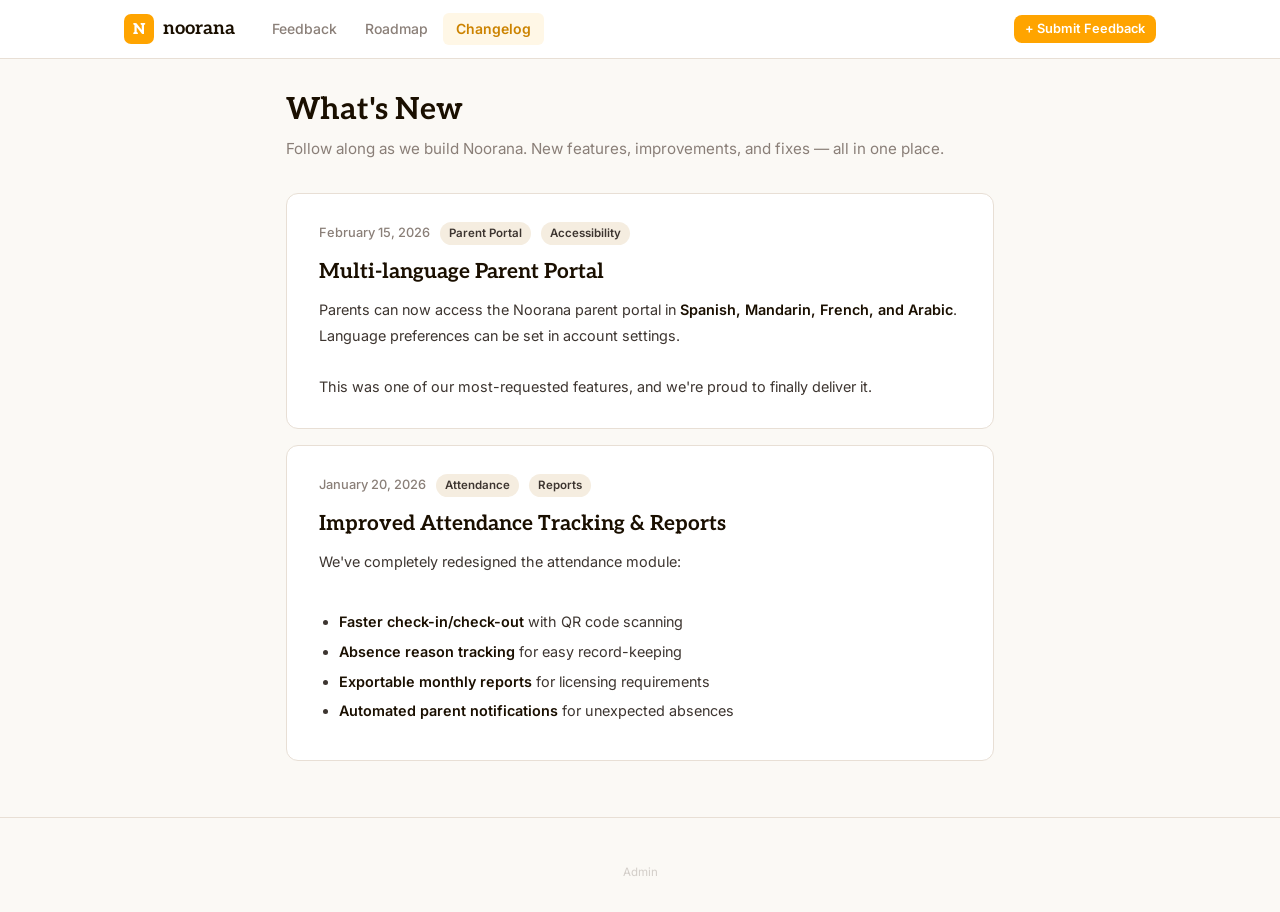
<file: noorana-feedback/changelog.html>
<!DOCTYPE html>
<html lang="en">
<head>
  <meta charset="UTF-8">
  <meta name="viewport" content="width=device-width, initial-scale=1.0">
  <title>Changelog — Noorana</title>
  <link rel="stylesheet" href="style.css">
</head>
<body>

<nav class="site-nav">
  <div class="nav-wrap">
    <a href="index.html" class="nav-brand">
      <div class="nav-mark">N</div>
      noorana
    </a>
    <div class="nav-links">
      <a href="index.html">Feedback</a>
      <a href="roadmap.html">Roadmap</a>
      <a href="changelog.html" class="active">Changelog</a>
    </div>
    <div class="nav-right">
      <a href="index.html" class="btn btn-primary btn-sm">+ Submit Feedback</a>
    </div>
  </div>
</nav>

<main class="page" style="max-width:740px">
  <div style="margin-bottom:32px">
    <h1 style="font-size:1.9rem;margin-bottom:8px">What's New</h1>
    <p style="color:var(--muted);font-size:.95rem">Follow along as we build Noorana. New features, improvements, and fixes — all in one place.</p>
  </div>

  <div id="changelog-list"></div>
</main>

<footer class="site-footer">
  <a href="admin.html" class="footer-admin-link">Admin</a>
</footer>

<div class="toast-wrap" id="toasts"></div>

<script>
const SEED_CHANGELOG = [
  {
    id:'c1',
    title:'Multi-language Parent Portal',
    content:'Parents can now access the Noorana parent portal in **Spanish, Mandarin, French, and Arabic**. Language preferences can be set in account settings and will apply to all notifications and reports.\n\nThis was one of our most-requested features, and we\'re proud to finally deliver it to serve the diverse communities your schools support.',
    tags:['Parent Portal','Accessibility'],
    publishedAt:'2026-02-15T00:00:00Z'
  },
  {
    id:'c2',
    title:'Improved Attendance Tracking & Reports',
    content:'We\'ve completely redesigned the attendance module:\n\n- **Faster check-in/check-out** with QR code scanning\n- **Absence reason tracking** for easy record-keeping\n- **Exportable monthly reports** for licensing requirements\n- **Automated parent notifications** for unexpected absences',
    tags:['Attendance','Reports'],
    publishedAt:'2026-01-20T00:00:00Z'
  }
];

function getChangelog() {
  const raw = localStorage.getItem('noorana_changelog');
  return raw ? JSON.parse(raw) : null;
}
function saveChangelog(arr) {
  localStorage.setItem('noorana_changelog', JSON.stringify(arr));
}
function initChangelog() {
  if (!getChangelog()) saveChangelog(SEED_CHANGELOG);
}

function renderMarkdown(text) {
  if (!text) return '';
  const esc = text.replace(/&/g,'&amp;').replace(/</g,'&lt;').replace(/>/g,'&gt;');
  const lines = esc.split('\n');
  let html = '';
  let inList = false;
  for (const line of lines) {
    if (line.startsWith('- ')) {
      if (!inList) { html += '<ul>'; inList = true; }
      html += `<li>${inlineFmt(line.slice(2))}</li>`;
    } else {
      if (inList) { html += '</ul>'; inList = false; }
      if (line.trim() === '') { html += '<br>'; }
      else html += `<p>${inlineFmt(line)}</p>`;
    }
  }
  if (inList) html += '</ul>';
  return html;
}
function inlineFmt(t) {
  return t.replace(/\*\*([^*]+)\*\*/g,'<strong>$1</strong>').replace(/\*([^*]+)\*/g,'<em>$1</em>');
}
function formatDate(iso) {
  return new Date(iso).toLocaleDateString('en-US', { month:'long', day:'numeric', year:'numeric' });
}

function render() {
  const data = [...getChangelog()].sort((a,b) => new Date(b.publishedAt) - new Date(a.publishedAt));
  const el = document.getElementById('changelog-list');
  if (!data.length) {
    el.innerHTML = `<div class="empty"><div class="empty-icon">📋</div><h3>No updates yet</h3><p>Check back soon for the latest from the Noorana team.</p></div>`;
    return;
  }
  el.innerHTML = data.map(p => `
    <div class="cl-post">
      <div class="cl-meta">
        <span class="cl-date">${formatDate(p.publishedAt)}</span>
        ${(p.tags||[]).map(t => `<span class="cl-tag">${t}</span>`).join('')}
      </div>
      <h2 class="cl-title">${p.title}</h2>
      <div class="cl-content">${renderMarkdown(p.content)}</div>
    </div>`).join('');
}

initChangelog();
render();
</script>
</body>
</html>
</file>
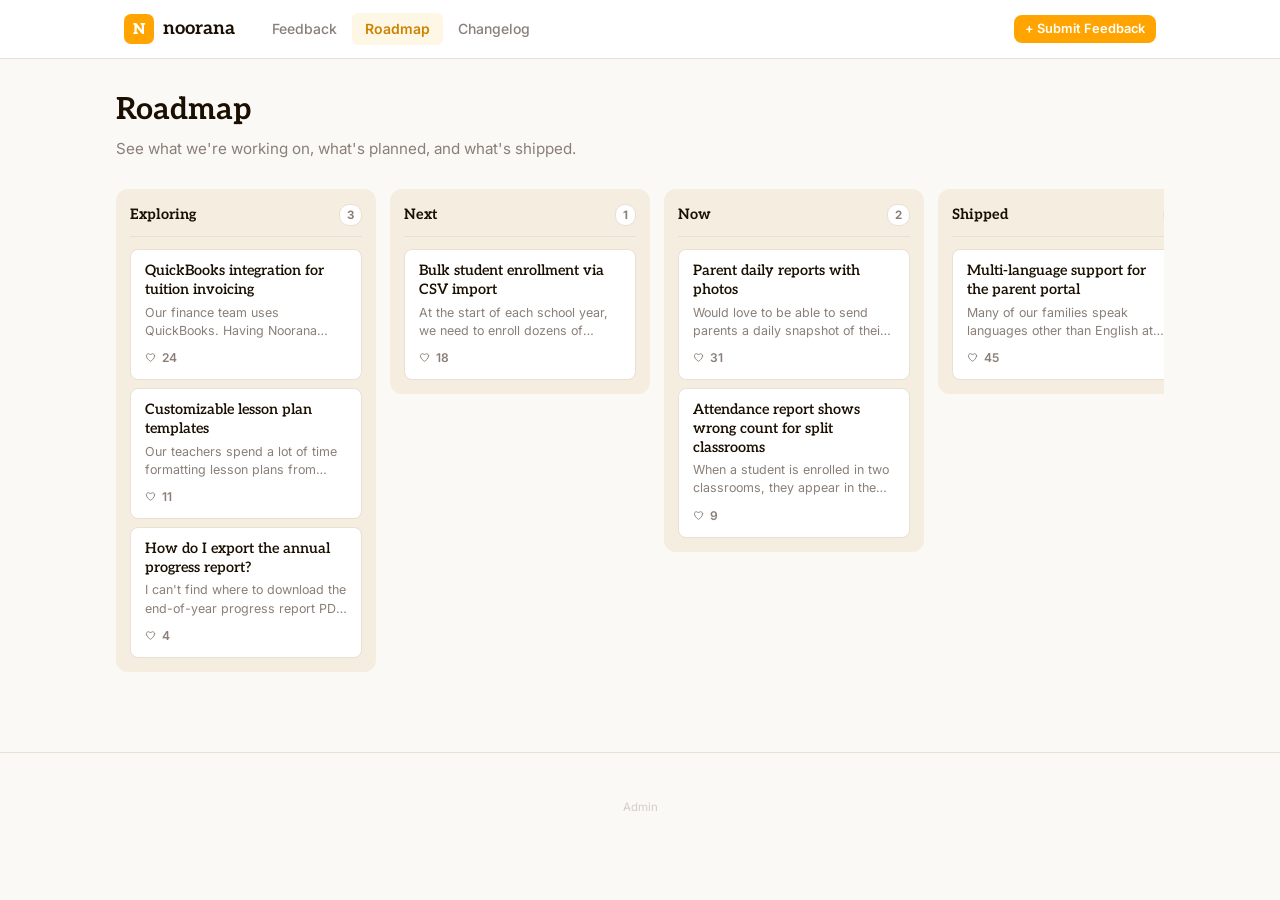
<file: noorana-feedback/roadmap.html>
<!DOCTYPE html>
<html lang="en">
<head>
  <meta charset="UTF-8">
  <meta name="viewport" content="width=device-width, initial-scale=1.0">
  <title>Roadmap — Noorana</title>
  <link rel="stylesheet" href="style.css">
</head>
<body>

<nav class="site-nav">
  <div class="nav-wrap">
    <a href="index.html" class="nav-brand">
      <div class="nav-mark">N</div>
      noorana
    </a>
    <div class="nav-links">
      <a href="index.html">Feedback</a>
      <a href="roadmap.html" class="active">Roadmap</a>
      <a href="changelog.html">Changelog</a>
    </div>
    <div class="nav-right">
      <a href="index.html" class="btn btn-primary btn-sm">+ Submit Feedback</a>
    </div>
  </div>
</nav>

<main class="page">
  <div style="margin-bottom:28px">
    <h1 style="font-size:1.9rem;margin-bottom:8px">Roadmap</h1>
    <p style="color:var(--muted);font-size:.95rem">See what we're working on, what's planned, and what's shipped.</p>
  </div>

  <div class="kanban-board" id="kanban-board"></div>
</main>

<footer class="site-footer">
  <a href="admin.html" class="footer-admin-link">Admin</a>
</footer>

<!-- Detail Modal -->
<div class="overlay" id="detail-overlay" onclick="maybeCloseDetail(event)">
  <div class="modal detail-modal" id="detail-drawer"></div>
</div>

<div class="toast-wrap" id="toasts"></div>

<script>
const COLUMNS = [
  { key:'exploring', label:'Exploring' },
  { key:'next',      label:'Next' },
  { key:'now',       label:'Now' },
  { key:'shipped',   label:'Shipped' },
];

function getFeedback() {
  const raw = localStorage.getItem('noorana_feedback');
  return raw ? JSON.parse(raw) : [];
}
function saveFeedback(d) { localStorage.setItem('noorana_feedback', JSON.stringify(d)); }
function getVoterId() {
  let id = localStorage.getItem('noorana_voter_id');
  if (!id) { id = 'v_' + Date.now() + '_' + Math.random().toString(36).slice(2,8); localStorage.setItem('noorana_voter_id', id); }
  return id;
}
function escHtml(s) { return (s||'').replace(/&/g,'&amp;').replace(/</g,'&lt;').replace(/>/g,'&gt;').replace(/"/g,'&quot;'); }
function formatDate(iso) { return new Date(iso).toLocaleDateString('en-US',{month:'short',day:'numeric',year:'numeric'}); }
function statusLabel(s) { return {'exploring':'Exploring','next':'Next','now':'Now','shipped':'Shipped','closed':'Closed','under-review':'Exploring','planned':'Next','in-progress':'Now'}[s]||s; }
function migrateStatuses() {
  const map = {'under-review':'exploring','planned':'next','in-progress':'now','closed':'shipped'};
  const raw = localStorage.getItem('noorana_feedback');
  if (!raw) return;
  const data = JSON.parse(raw);
  let changed = false;
  data.forEach(f => { if (map[f.status]) { f.status = map[f.status]; changed = true; } });
  if (changed) localStorage.setItem('noorana_feedback', JSON.stringify(data));
}

function render() {
  const all = getFeedback().filter(f => !f.archived);
  const voterId = getVoterId();
  const board = document.getElementById('kanban-board');

  board.innerHTML = COLUMNS.map(col => {
    const items = all.filter(f => f.status === col.key).sort((a,b) => b.votes - a.votes);
    return `
      <div class="kanban-col">
        <div class="kanban-col-head">
          <span class="kanban-col-label">${col.label}</span>
          <span class="kanban-col-count">${items.length}</span>
        </div>
        <div class="kanban-cards">
          ${items.length ? items.map(f => {
            const voted = f.voters.includes(voterId);
            return `<div class="kanban-card" onclick="openDetail('${f.id}')">
              <div class="kanban-card-title">${escHtml(f.title)}</div>
              ${f.description ? `<div class="kanban-card-desc">${escHtml(f.description)}</div>` : ''}
              <div class="kanban-card-meta">
                <svg class="heart-icon" style="width:11px;height:11px" viewBox="0 0 24 24" xmlns="http://www.w3.org/2000/svg"><path stroke-linecap="round" stroke-linejoin="round" d="M21 8.25c0-2.485-2.099-4.5-4.688-4.5-1.935 0-3.597 1.126-4.312 2.733-.715-1.607-2.377-2.733-4.313-2.733C5.1 3.75 3 5.765 3 8.25c0 7.22 9 12 9 12s9-4.78 9-12Z"/></svg>
                <span>${f.votes}</span>
                ${voted ? '<span style="color:var(--orange);margin-left:2px">·&nbsp;voted</span>' : ''}
              </div>
            </div>`;
          }).join('') : `<div class="kanban-empty">No items</div>`}
        </div>
      </div>`;
  }).join('');
}

function toggleVote(id) {
  const voterId = getVoterId();
  const data = getFeedback();
  const item = data.find(f => f.id === id);
  if (!item) return;
  const idx = item.voters.indexOf(voterId);
  if (idx === -1) { item.voters.push(voterId); item.votes++; }
  else            { item.voters.splice(idx, 1); item.votes--; }
  saveFeedback(data);
  render();
  openDetail(id);
}

function openDetail(id) {
  const data = getFeedback();
  const f = data.find(x => x.id === id);
  if (!f) return;
  const voterId = getVoterId();
  const voted = f.voters.includes(voterId);

  document.getElementById('detail-drawer').innerHTML = `
    <div class="modal-head">
      <div style="flex:1">
        <span class="badge badge-${f.status}" style="margin-bottom:8px;display:inline-flex">${statusLabel(f.status)}</span>
        <h2 style="font-size:1.15rem;line-height:1.3">${escHtml(f.title)}</h2>
      </div>
      <button class="modal-x" onclick="closeDetail()">✕</button>
    </div>
    <div class="modal-body">
      ${f.description ? `<p style="color:var(--text);font-size:.9rem;line-height:1.7">${escHtml(f.description)}</p>` : ''}
      ${f.adminResponse ? `
        <div class="admin-response">
          <div class="admin-response-label">🔖 Noorana Team Response</div>
          <p>${escHtml(f.adminResponse)}</p>
        </div>` : ''}
      <div style="color:var(--muted);font-size:.8rem">Submitted ${formatDate(f.createdAt)}</div>
    </div>
    <div class="modal-foot" style="justify-content:space-between;align-items:center;border-top:1px solid var(--border);padding-top:14px">
      <button class="vote-btn${voted?' voted':''}" onclick="toggleVote('${f.id}')" style="padding:8px 16px;">
        <svg class="heart-icon" style="width:18px;height:18px" viewBox="0 0 24 24" xmlns="http://www.w3.org/2000/svg"><path stroke-linecap="round" stroke-linejoin="round" d="M21 8.25c0-2.485-2.099-4.5-4.688-4.5-1.935 0-3.597 1.126-4.312 2.733-.715-1.607-2.377-2.733-4.313-2.733C5.1 3.75 3 5.765 3 8.25c0 7.22 9 12 9 12s9-4.78 9-12Z"/></svg>
        <span style="font-size:1rem;font-weight:700">${f.votes}</span>
        <span style="font-size:.85rem;font-weight:500">${voted?'Liked':'Like'}</span>
      </button>
    </div>`;

  document.getElementById('detail-overlay').classList.add('open');
}

function closeDetail() { document.getElementById('detail-overlay').classList.remove('open'); }
function maybeCloseDetail(e) { if (e.target.id === 'detail-overlay') closeDetail(); }

function toast(msg, type) {
  const wrap = document.getElementById('toasts');
  const el = document.createElement('div');
  el.className = 'toast' + (type ? ' '+type : '');
  el.textContent = msg;
  wrap.appendChild(el);
  setTimeout(() => el.remove(), 3200);
}

migrateStatuses();
render();
</script>
</body>
</html>
</file>
<file: noorana-feedback/style.css>
@import url('https://fonts.googleapis.com/css2?family=Aleo:ital,wght@0,400;0,500;0,600;0,700;0,900;1,400&family=Inter:wght@400;500;600;700&display=swap');

*, *::before, *::after { box-sizing: border-box; margin: 0; padding: 0; }

:root {
  --orange:        #ffa400;
  --orange-dark:   #cc8300;
  --orange-light:  #fff7e6;
  --cream:         #fbf9f5;
  --cream-2:       #f5ede0;
  --dark:          #1a0f00;
  --text:          #3d3530;
  --muted:         #8a7f78;
  --green:         #024742;
  --green-light:   #e6f2f1;
  --blue:          #498ee3;
  --blue-light:    #eaf2fd;
  --purple:        #7c3aed;
  --purple-light:  #f3effe;
  --red:           #dc2626;
  --border:        #e8dfd5;
  --white:         #ffffff;
  --r:             8px;
  --r-lg:          12px;
  --shadow:        0 1px 3px rgba(26,15,0,.08);
  --shadow-md:     0 4px 16px rgba(26,15,0,.12);
}

body { font-family: 'Inter', system-ui, sans-serif; background: var(--cream); color: var(--text); line-height: 1.6; -webkit-tap-highlight-color: transparent; -webkit-text-size-adjust: 100%; }
h1, h2, h3, h4, h5 { font-family: 'Aleo', Georgia, serif; color: var(--dark); line-height: 1.25; }
a { text-decoration: none; color: inherit; }
button { font-family: inherit; }
input, textarea, select { font-family: inherit; }

/* ── NAV ── */
nav.site-nav { background: white; border-bottom: 1px solid var(--border); position: sticky; top: 0; z-index: 100; }
.nav-wrap { max-width: 1080px; margin: 0 auto; padding: 0 24px; height: 58px; display: flex; align-items: center; gap: 24px; }
.nav-brand { display: flex; align-items: center; gap: 9px; font-family: 'Aleo', serif; font-size: 1.15rem; font-weight: 700; color: var(--dark); flex-shrink: 0; }
.nav-mark { width: 30px; height: 30px; background: var(--orange); border-radius: 7px; display: grid; place-items: center; color: white; font-weight: 900; font-size: 15px; }
.nav-links { display: flex; gap: 2px; }
.nav-links a { padding: 5px 13px; border-radius: 6px; font-size: .875rem; font-weight: 500; color: var(--muted); transition: all .15s; }
.nav-links a:hover { background: var(--cream); color: var(--dark); }
.nav-links a.active { background: var(--orange-light); color: var(--orange-dark); font-weight: 600; }
.nav-right { margin-left: auto; display: flex; align-items: center; gap: 8px; }

/* ── BUTTONS ── */
.btn { display: inline-flex; align-items: center; gap: 5px; padding: 8px 16px; border-radius: var(--r); font-size: .875rem; font-weight: 600; border: none; cursor: pointer; transition: all .15s; white-space: nowrap; line-height: 1.4; }
.btn-sm { padding: 5px 11px; font-size: .8rem; }
.btn-lg { padding: 11px 22px; font-size: .95rem; }
.btn-primary { background: var(--orange); color: white; }
.btn-primary:hover { background: var(--orange-dark); }
.btn-outline { background: white; color: var(--text); border: 1.5px solid var(--border); }
.btn-outline:hover { background: var(--cream); border-color: #c8bdb5; }
.btn-ghost { background: transparent; color: var(--muted); }
.btn-ghost:hover { background: var(--cream); color: var(--dark); }
.btn-green { background: var(--green); color: white; }
.btn-green:hover { background: #013632; }
.btn-danger { background: var(--red); color: white; }
.btn-danger:hover { background: #b91c1c; }

/* ── STATUS BADGES ── */
.badge { display: inline-flex; align-items: center; padding: 2px 9px; border-radius: 20px; font-size: .72rem; font-weight: 700; letter-spacing: .02em; text-transform: uppercase; }
.badge-exploring    { background: #e0f0ee; color: #16615a; }
.badge-next         { background: #fde8c8; color: #8a4e00; }
.badge-now          { background: #fff3d0; color: #7c4100; }
.badge-shipped      { background: #d6ebe7; color: #024742; }
.badge-closed       { background: #f0ece8; color: var(--muted); }
/* legacy aliases */
.badge-under-review { background: #e0f0ee; color: #16615a; }
.badge-planned      { background: #fde8c8; color: #8a4e00; }
.badge-in-progress  { background: #fff3d0; color: #7c4100; }

/* ── FORMS ── */
.field { display: flex; flex-direction: column; gap: 5px; }
.label { font-size: .85rem; font-weight: 600; color: var(--dark); }
.label .req { color: var(--orange); }
.input, .textarea, .select { padding: 10px 13px; border: 1.5px solid var(--border); border-radius: var(--r); font-size: 16px; color: var(--dark); background: white; outline: none; transition: border-color .15s, box-shadow .15s; width: 100%; }
.input:focus, .textarea:focus, .select:focus { border-color: var(--orange); box-shadow: 0 0 0 3px rgba(255,164,0,.12); }
.textarea { resize: vertical; min-height: 100px; line-height: 1.5; }
.hint { font-size: .775rem; color: var(--muted); }

/* ── MODAL ── */
.overlay { position: fixed; inset: 0; background: rgba(26,15,0,.45); z-index: 200; display: flex; align-items: center; justify-content: center; padding: 20px; opacity: 0; pointer-events: none; transition: opacity .2s; }
.overlay.open { opacity: 1; pointer-events: all; }
.modal { background: white; border-radius: var(--r-lg); box-shadow: var(--shadow-md); width: 100%; max-width: 500px; max-height: 88vh; overflow-y: auto; transform: translateY(10px) scale(.98); transition: transform .2s; }
.overlay.open .modal { transform: none; }
.modal-head { padding: 22px 22px 0; display: flex; align-items: flex-start; justify-content: space-between; gap: 12px; }
.modal-head h2 { font-size: 1.2rem; }
.modal-x { background: none; border: none; cursor: pointer; font-size: 1.3rem; color: var(--muted); line-height: 1; padding: 8px 10px; border-radius: 6px; flex-shrink: 0; min-width: 44px; min-height: 44px; display: flex; align-items: center; justify-content: center; }
.modal-x:hover { background: var(--cream); color: var(--dark); }
.modal-body { padding: 18px 22px; display: flex; flex-direction: column; gap: 14px; }
.modal-foot { padding: 0 22px 22px; display: flex; justify-content: flex-end; gap: 8px; }

/* ── DRAWER ── */
.drawer-overlay { position: fixed; inset: 0; background: rgba(26,15,0,.35); z-index: 150; opacity: 0; pointer-events: none; transition: opacity .25s; }
.drawer-overlay.open { opacity: 1; pointer-events: all; }
.drawer { position: absolute; top: 0; right: 0; bottom: 0; width: 460px; max-width: 100%; background: white; box-shadow: -4px 0 24px rgba(26,15,0,.12); transform: translateX(100%); transition: transform .25s ease; display: flex; flex-direction: column; overflow: hidden; }
.drawer-overlay.open .drawer { transform: none; }
.drawer-head { padding: 20px 22px 16px; border-bottom: 1px solid var(--border); display: flex; align-items: flex-start; justify-content: space-between; gap: 12px; }
.drawer-body { flex: 1; overflow-y: auto; padding: 20px 22px; display: flex; flex-direction: column; gap: 18px; }
.drawer-foot { padding: 14px 22px; border-top: 1px solid var(--border); display: flex; justify-content: flex-end; gap: 8px; }

/* ── DETAIL MODAL ── */
.detail-modal { max-width: 540px; box-shadow: 0 8px 40px rgba(26,15,0,.18); }

/* ── VOTE BTN ── */
/* base pill token — shared by vote-btn, label-pill, fb-status-pill */
.vote-btn,
.label-pill,
.fb-status-pill {
  display: inline-flex;
  align-items: center;
  gap: 5px;
  padding: 6px 12px;
  border-radius: 20px;
  font-size: .8rem;
  font-weight: 600;
  line-height: 1;
  white-space: nowrap;
  flex-shrink: 0;
  min-height: 32px;
}
/* vote button — the only interactive one */
.vote-btn { border: 1.5px solid var(--border); background: white; cursor: pointer; transition: all .15s; color: var(--muted); font-family: inherit; }
.vote-btn:hover { border-color: var(--orange); color: var(--orange); background: var(--orange-light); }
.vote-btn.voted { border-color: var(--orange); background: var(--orange-light); color: var(--orange-dark); }
.vote-btn .count { font-weight: 700; }
.heart-icon { width: 13px; height: 13px; stroke: currentColor; fill: none; stroke-width: 2; flex-shrink: 0; transition: fill .15s; overflow: visible; }
.vote-btn.voted .heart-icon, .vote-btn:hover .heart-icon { fill: currentColor; }

/* ── FEEDBACK CARD ── */
.fb-card { background: white; border: 1px solid var(--border); border-radius: var(--r-lg); padding: 16px; display: flex; gap: 14px; cursor: pointer; transition: all .15s; align-items: flex-start; }
.fb-card:hover { border-color: #c8bdb5; box-shadow: var(--shadow); transform: translateY(-1px); }
.fb-content { flex: 1; min-width: 0; }
.fb-title { font-family: 'Aleo', serif; font-size: 1rem; font-weight: 600; color: var(--dark); margin-bottom: 4px; }
.fb-desc { font-size: .85rem; color: var(--muted); display: -webkit-box; -webkit-line-clamp: 2; -webkit-box-orient: vertical; overflow: hidden; margin-bottom: 8px; line-height: 1.5; }
.fb-meta { display: flex; align-items: center; gap: 10px; flex-wrap: wrap; }
.fb-date { font-size: .75rem; color: var(--muted); }

/* ── BOARD LAYOUT ── */
.page { max-width: 1080px; margin: 0 auto; padding: 32px 24px; }
.board-hero { text-align: center; padding: 40px 24px 28px; max-width: 580px; margin: 0 auto 28px; }
.board-hero h1 { font-size: 2rem; margin-bottom: 10px; }
.board-hero p { color: var(--muted); margin-bottom: 20px; font-size: .95rem; }
.board-controls { display: flex; align-items: center; gap: 10px; margin-bottom: 14px; flex-wrap: wrap; }
.filter-tabs { display: flex; gap: 4px; flex-wrap: wrap; flex: 1; }
.filter-tab { display: inline-flex; align-items: center; gap: 4px; padding: 8px 14px; border-radius: 20px; font-size: .82rem; font-weight: 600; border: 1.5px solid transparent; cursor: pointer; background: none; color: var(--muted); transition: all .15s; min-height: 40px; }
.filter-tab:hover { background: white; color: var(--dark); }
.filter-tab.active { background: white; border-color: var(--border); color: var(--dark); }
.filter-count { font-size: .72rem; font-weight: 700; color: var(--muted); margin-left: 3px; }
.filter-tab.active .filter-count { color: inherit; opacity: .65; }
.board-search { padding: 8px 13px; border: 1.5px solid var(--border); border-radius: 20px; font-size: 16px; outline: none; background: white; width: 190px; transition: border-color .15s; }
.board-search:focus { border-color: var(--orange); }
.sort-select { padding: 8px 12px; border: 1.5px solid var(--border); border-radius: var(--r); font-size: 16px; background: white; color: var(--text); outline: none; cursor: pointer; min-height: 40px; }
#feedback-list { display: flex; flex-direction: column; }

/* ── TWO-COLUMN BOARD ── */
.board-layout { max-width: 1080px; margin: 0 auto; padding: 24px 24px 48px; display: grid; grid-template-columns: 1fr 220px; gap: 28px; align-items: start; }
.board-main { min-width: 0; }
.board-controls-row { display: flex; align-items: center; gap: 10px; margin-bottom: 16px; }
.board-controls-row .filter-tabs { flex: 1; min-width: 0; overflow-x: auto; flex-wrap: nowrap; padding-bottom: 2px; scrollbar-width: none; }
.board-controls-row .filter-tabs::-webkit-scrollbar { display: none; }

/* ── NAV SEARCH ── */
.nav-search { padding: 8px 14px; border: 1.5px solid var(--border); border-radius: 20px; font-size: 16px; outline: none; background: var(--cream); width: 200px; transition: all .15s; color: var(--dark); }
.nav-search:focus { border-color: var(--orange); background: white; box-shadow: 0 0 0 3px rgba(255,164,0,.1); }
.nav-search::placeholder { color: var(--muted); }

/* ── SIDEBAR ── */
.board-sidebar { position: sticky; top: 70px; display: flex; flex-direction: column; gap: 12px; }
.sidebar-cta { width: 100%; justify-content: center; border-radius: var(--r); padding: 10px 16px; font-size: .875rem; box-shadow: 0 1px 4px rgba(255,164,0,.25); }
.sidebar-card { background: white; border: 1px solid var(--border); border-radius: var(--r-lg); padding: 14px 16px; }
.sidebar-section-label { font-size: .7rem; font-weight: 700; text-transform: uppercase; letter-spacing: .08em; color: var(--muted); margin-bottom: 10px; }
.sidebar-filter-item { display: flex; align-items: center; gap: 8px; width: 100%; padding: 10px 12px; border: none; background: none; border-radius: var(--r); cursor: pointer; font-size: .85rem; font-weight: 500; color: var(--text); transition: all .15s; text-align: left; font-family: inherit; min-height: 44px; }
.sidebar-filter-item:hover { background: var(--cream); color: var(--dark); }
.sidebar-filter-item.active { background: var(--orange-light); color: var(--orange-dark); font-weight: 600; }
.sidebar-filter-item span:nth-child(2) { flex: 1; }
.sidebar-filter-count { font-size: .75rem; font-weight: 600; color: var(--muted); background: var(--cream); padding: 1px 7px; border-radius: 10px; }
.sidebar-filter-item.active .sidebar-filter-count { background: rgba(255,164,0,.18); color: var(--orange-dark); }

/* ── STATUS DOTS ── */
.status-dot { display: inline-block; width: 7px; height: 7px; border-radius: 50%; flex-shrink: 0; }
.dot-all      { background: var(--muted); }
.dot-exploring{ background: #2a9d8f; }
.dot-next     { background: #e9a84c; }
.dot-now      { background: #f4a261; }
.dot-shipped  { background: #2e7d6e; }

/* ── FEED ROWS ── */
.fb-row { display: flex; gap: 14px; padding: 16px 0; border-bottom: 1px solid var(--border); cursor: pointer; align-items: flex-start; transition: background .12s; }
.fb-row:first-child { border-top: 1px solid var(--border); }
.fb-row:hover { background: transparent; }
.fb-row:hover .fb-row-title { color: var(--orange-dark); }
.fb-avatar-circle { width: 36px; height: 36px; border-radius: 50%; display: flex; align-items: center; justify-content: center; font-size: .85rem; font-weight: 700; color: white; flex-shrink: 0; line-height: 1; }
.fb-row-inner { flex: 1; min-width: 0; }
.fb-row-byline { font-size: .75rem; color: var(--muted); margin-bottom: 5px; display: flex; align-items: center; gap: 5px; }
.fb-row-dot { opacity: .5; }
.fb-row-title { font-family: 'Aleo', serif; font-size: .975rem; font-weight: 600; color: var(--dark); line-height: 1.35; margin-bottom: 4px; transition: color .12s; }
.fb-row-desc { font-size: .82rem; color: var(--muted); line-height: 1.5; margin-bottom: 8px; display: -webkit-box; -webkit-line-clamp: 2; -webkit-box-orient: vertical; overflow: hidden; }
.fb-row-foot { display: flex; align-items: center; gap: 7px; flex-wrap: wrap; }
/* status pill — base token applied above, colours here */
.fb-status-pill { background: var(--cream); border: 1px solid var(--border); color: var(--muted); }

/* ── LABEL PILLS ── */
/* base token applied above via grouped selector; colours here */
.label-pill { text-transform: capitalize; }
.label-pill-bug      { background: #fdecea; border: 1px solid #f5c6c6; color: #b91c1c; }
.label-pill-feature  { background: #eaf2fd; border: 1px solid #b8d8f8; color: #1a5fa8; }
.label-pill-question { background: #f3effe; border: 1px solid #d0bcfc; color: #6d28d9; }
.label-pill-request  { background: #fff3d0; border: 1px solid #f0d98a; color: #7c4100; }

/* ── LABEL DOTS (filter tabs) ── */
.label-dot { display: inline-block; width: 6px; height: 6px; border-radius: 50%; flex-shrink: 0; }
.label-dot-bug      { background: #b91c1c; }
.label-dot-feature  { background: #1a5fa8; }
.label-dot-question { background: #6d28d9; }
.label-dot-request  { background: #e9a84c; }

/* ── LABEL PICKER (submit modal) ── */
.label-picker { display: flex; gap: 7px; flex-wrap: wrap; }
.label-pick-btn { padding: 8px 16px; border-radius: 20px; font-size: .82rem; font-weight: 600; border: 1.5px solid var(--border); background: white; cursor: pointer; transition: all .15s; font-family: inherit; color: var(--text); min-height: 40px; }
.label-pick-btn:hover { border-color: #b8b0a8; }
.label-pick-bug.selected      { background: #fdecea; border-color: #f9a8a8; color: #b91c1c; }
.label-pick-feature.selected  { background: #eaf2fd; border-color: #aad0f8; color: #1a5fa8; }
.label-pick-question.selected { background: #f3effe; border-color: #c4b0f7; color: #6d28d9; }
.label-pick-request.selected  { background: #fff3d0; border-color: #f5d98a; color: #7c4100; }
.label-pick-bug:hover      { background: #fdecea; color: #b91c1c; }
.label-pick-feature:hover  { background: #eaf2fd; color: #1a5fa8; }
.label-pick-question:hover { background: #f3effe; color: #6d28d9; }
.label-pick-request:hover  { background: #fff3d0; color: #7c4100; }

/* ── ADMIN RESPONSE BLOCK ── */
.admin-response { background: linear-gradient(135deg, #fff8ec, #fef3d8); border-left: 3px solid var(--orange); border-radius: 0 var(--r) var(--r) 0; padding: 14px 16px; }
.admin-response-label { font-size: .72rem; font-weight: 700; color: var(--orange-dark); text-transform: uppercase; letter-spacing: .05em; margin-bottom: 6px; }
.admin-response p { font-size: .875rem; color: var(--text); line-height: 1.6; }

/* ── CHANGELOG ── */
.cl-post { background: white; border: 1px solid var(--border); border-radius: var(--r-lg); padding: 28px 32px; }
.cl-post + .cl-post { margin-top: 16px; }
.cl-meta { display: flex; align-items: center; gap: 10px; margin-bottom: 14px; flex-wrap: wrap; }
.cl-date { font-size: .8rem; color: var(--muted); font-weight: 500; }
.cl-tag { background: var(--cream-2); color: var(--text); font-size: .72rem; font-weight: 600; padding: 2px 9px; border-radius: 20px; }
.cl-title { font-size: 1.3rem; margin-bottom: 12px; }
.cl-content { color: var(--text); font-size: .9rem; line-height: 1.8; }
.cl-content p + p { margin-top: 10px; }
.cl-content ul { margin: 8px 0 8px 20px; }
.cl-content li { margin-bottom: 4px; }
.cl-content strong { color: var(--dark); font-weight: 600; }

/* ── ADMIN ── */
.admin-login { min-height: 100vh; display: flex; align-items: center; justify-content: center; padding: 24px; background: var(--cream); }
.login-card { background: white; border: 1px solid var(--border); border-radius: var(--r-lg); padding: 36px; width: 100%; max-width: 400px; box-shadow: var(--shadow); }
.login-logo { display: flex; align-items: center; gap: 9px; margin-bottom: 24px; }
.login-card h1 { font-size: 1.5rem; margin-bottom: 4px; }
.login-sub { color: var(--muted); font-size: .875rem; margin-bottom: 24px; }
.login-fields { display: flex; flex-direction: column; gap: 14px; margin-bottom: 18px; }
.admin-shell { display: flex; flex-direction: column; min-height: 100vh; }
.admin-topbar { background: var(--dark); padding: 0 24px; height: 54px; display: flex; align-items: center; gap: 16px; }
.admin-topbar .logo { display: flex; align-items: center; gap: 8px; color: white; font-family: 'Aleo', serif; font-weight: 700; font-size: 1.05rem; }
.admin-badge { background: var(--orange); color: white; font-size: .68rem; font-weight: 700; padding: 1px 7px; border-radius: 10px; text-transform: uppercase; }
.admin-user { margin-left: auto; color: rgba(255,255,255,.6); font-size: .85rem; }
.logout-btn { background: rgba(255,255,255,.1); color: rgba(255,255,255,.75); border: none; cursor: pointer; padding: 8px 14px; border-radius: 6px; font-size: .82rem; font-weight: 500; transition: all .15s; font-family: inherit; min-height: 40px; }
.logout-btn:hover { background: rgba(255,255,255,.2); color: white; }
.admin-main { flex: 1; max-width: 1080px; margin: 0 auto; width: 100%; padding: 32px 24px; }
.admin-tabs { display: flex; gap: 4px; border-bottom: 2px solid var(--border); margin-bottom: 28px; }
.admin-tab { padding: 10px 18px; font-size: .9rem; font-weight: 600; border: none; background: none; cursor: pointer; color: var(--muted); border-bottom: 2px solid transparent; margin-bottom: -2px; transition: all .15s; font-family: inherit; min-height: 44px; }
.admin-tab.active { color: var(--orange-dark); border-bottom-color: var(--orange); }
.admin-tab:hover:not(.active) { color: var(--dark); }
.section-head { display: flex; align-items: center; justify-content: space-between; margin-bottom: 18px; gap: 12px; }
.section-head h2 { font-size: 1.2rem; }
.admin-table { width: 100%; border-collapse: collapse; font-size: .875rem; background: white; border: 1px solid var(--border); border-radius: var(--r-lg); overflow: hidden; }
.admin-table th { text-align: left; padding: 10px 14px; font-size: .73rem; font-weight: 700; text-transform: uppercase; letter-spacing: .04em; color: var(--muted); background: var(--cream); border-bottom: 1px solid var(--border); }
.admin-table td { padding: 12px 14px; border-bottom: 1px solid var(--border); vertical-align: top; }
.admin-table tr:last-child td { border-bottom: none; }
.admin-table tr:hover td { background: #fdfcfa; }
.expand-row { background: var(--cream) !important; }
.expand-row td { padding: 14px; }
.response-box { background: white; border: 1.5px solid var(--border); border-radius: var(--r); padding: 12px 14px; font-size: 16px; color: var(--dark); width: 100%; min-height: 80px; outline: none; line-height: 1.5; resize: vertical; transition: border-color .15s; }
.response-box:focus { border-color: var(--orange); box-shadow: 0 0 0 3px rgba(255,164,0,.1); }

/* ── TOAST ── */
.toast-wrap { position: fixed; bottom: 20px; right: 20px; z-index: 999; display: flex; flex-direction: column; gap: 8px; }
.toast { background: var(--dark); color: white; padding: 10px 16px; border-radius: var(--r); font-size: .875rem; font-weight: 500; box-shadow: var(--shadow-md); animation: toastIn .2s ease; }
.toast.ok { background: var(--green); }
.toast.err { background: var(--red); }
@keyframes toastIn { from { transform: translateX(20px); opacity: 0; } to { transform: none; opacity: 1; } }

/* ── EMPTY STATE ── */
.empty { text-align: center; padding: 56px 24px; color: var(--muted); }
.empty-icon { font-size: 3rem; margin-bottom: 12px; opacity: .5; }
.empty h3 { color: var(--text); margin-bottom: 6px; font-size: 1.05rem; }
.empty p { font-size: .875rem; }

/* ── DEMO HINT ── */
.demo-hint { background: var(--blue-light); border: 1px solid #c5dcf7; border-radius: var(--r); padding: 10px 14px; font-size: .82rem; color: #1a5fa8; margin-top: 14px; line-height: 1.5; }
.demo-hint strong { font-weight: 600; }

/* ── UTILS ── */
.gap-stack { display: flex; flex-direction: column; gap: 12px; }
.flex-row { display: flex; align-items: center; gap: 10px; }
.text-muted { color: var(--muted); }
.text-sm { font-size: .85rem; }
.tag-pill { background: var(--cream-2); color: var(--text); font-size: .73rem; font-weight: 600; padding: 2px 9px; border-radius: 20px; display: inline-block; }
.divider { height: 1px; background: var(--border); }

/* ── KANBAN BOARD ── */
.kanban-board { display: flex; gap: 14px; overflow-x: auto; padding-bottom: 24px; align-items: flex-start; -webkit-overflow-scrolling: touch; scroll-behavior: smooth; scrollbar-width: none; }
.kanban-board::-webkit-scrollbar { display: none; }
.kanban-col { flex: 0 0 260px; background: var(--cream-2); border-radius: var(--r-lg); padding: 14px; }
.kanban-col-head { display: flex; align-items: center; justify-content: space-between; margin-bottom: 12px; padding-bottom: 10px; border-bottom: 1px solid var(--border); }
.kanban-col-label { font-family: 'Aleo', serif; font-size: .9rem; font-weight: 700; color: var(--dark); }
.kanban-col-count { background: white; border: 1px solid var(--border); border-radius: 10px; font-size: .72rem; font-weight: 700; padding: 1px 7px; color: var(--muted); }
.kanban-cards { display: flex; flex-direction: column; gap: 8px; max-height: 68vh; overflow-y: auto; -webkit-overflow-scrolling: touch; }
.kanban-card { background: white; border: 1px solid var(--border); border-radius: var(--r); padding: 12px 14px; cursor: pointer; transition: all .15s; }
.kanban-card:hover { box-shadow: var(--shadow); transform: translateY(-1px); border-color: #c8bdb5; }
.kanban-card-title { font-family: 'Aleo', serif; font-size: .9rem; font-weight: 600; color: var(--dark); margin-bottom: 4px; line-height: 1.3; }
.kanban-card-desc { font-size: .78rem; color: var(--muted); display: -webkit-box; -webkit-line-clamp: 2; -webkit-box-orient: vertical; overflow: hidden; margin-bottom: 8px; line-height: 1.45; }
.kanban-card-meta { display: flex; align-items: center; gap: 6px; font-size: .75rem; font-weight: 600; color: var(--muted); }
.kanban-card-meta .arrow { font-size: 10px; }
.kanban-empty { text-align: center; padding: 24px 12px; color: var(--muted); font-size: .8rem; opacity: .7; }

/* ── ARCHIVED BADGE ── */
.badge-archived { background: #f0ece8; color: var(--muted); }
.archived-row td { opacity: .55; }

/* ── FOOTER ── */
.site-footer { text-align: center; padding: 40px 24px 28px; margin-top: 24px; border-top: 1px solid var(--border); }
.footer-admin-link { font-size: .72rem; color: var(--muted); opacity: .35; transition: opacity .2s; }
.footer-admin-link:hover { opacity: .9; color: var(--dark); }

/* ── TOUCH DEVICE ENHANCEMENTS ── */
@media (hover: none) and (pointer: coarse) {
  .vote-btn:active { transform: scale(0.95); }
  .fb-row:active { background: var(--cream); }
  .kanban-card:active { transform: scale(0.98); box-shadow: var(--shadow); }
  .btn:active { transform: scale(0.97); }
  .filter-tab:active { transform: scale(0.96); }
  .nav-links a:active { background: var(--cream); }
  .sidebar-filter-item:active { transform: scale(0.98); }
  .fb-card:hover { transform: none; box-shadow: none; border-color: var(--border); }
  .kanban-card:hover { transform: none; box-shadow: none; border-color: var(--border); }
  .btn, .vote-btn, .filter-tab, .nav-links a, .admin-tab, .label-pick-btn, .sidebar-filter-item {
    -webkit-user-select: none;
    user-select: none;
  }
}

/* ── RESPONSIVE: iPad Pro / Large Tablet ── */
@media (max-width: 1024px) {
  .board-layout { grid-template-columns: 1fr 200px; gap: 24px; }
  .kanban-col { flex: 0 0 240px; }
  .nav-wrap { padding: 0 20px; }
  .page { padding: 28px 20px; }
}

/* ── RESPONSIVE: TABLET (iPad Air / standard) ── */
@media (max-width: 860px) {
  .nav-links a { padding: 6px 10px; font-size: .82rem; }
  .board-hero { padding: 28px 20px 20px; }
  .board-layout { grid-template-columns: 1fr 190px; gap: 20px; padding: 20px 20px 40px; }
  .kanban-col { flex: 0 0 220px; }
  .admin-table th, .admin-table td { padding: 10px 12px; }
  .nav-search { width: 150px; }
  .cl-post { padding: 24px; }
  .admin-tabs { gap: 2px; }
  .admin-tab { padding: 10px 14px; font-size: .85rem; }
}

/* ── RESPONSIVE: iPad Mini / Small Tablet ── */
@media (max-width: 768px) {
  .board-layout { grid-template-columns: 1fr; padding: 18px 18px 40px; gap: 0; }
  .board-sidebar { position: static; flex-direction: row; flex-wrap: wrap; gap: 10px; padding-bottom: 16px; border-bottom: 1px solid var(--border); margin-bottom: 16px; }
  .sidebar-cta { flex: 1; min-width: 140px; }
  .sidebar-card { padding: 10px 14px; }
  .sidebar-card .sidebar-section-label { margin-bottom: 6px; }
  .kanban-col { flex: 0 0 260px; }
  .cl-post { padding: 22px 24px; }

  /* Admin table → stacked cards */
  .admin-table { border: none; background: transparent; }
  .admin-table thead { display: none; }
  .admin-table tbody { display: flex; flex-direction: column; gap: 10px; }
  .admin-table tr { display: flex; flex-direction: column; background: white; border: 1px solid var(--border); border-radius: var(--r-lg); padding: 14px 16px; gap: 6px; }
  .admin-table tr:hover td { background: transparent; }
  .admin-table td { display: flex; align-items: flex-start; gap: 8px; padding: 4px 0; border-bottom: none; font-size: .875rem; }
  .admin-table td::before { content: attr(data-label); font-size: .72rem; font-weight: 700; text-transform: uppercase; letter-spacing: .04em; color: var(--muted); min-width: 80px; flex-shrink: 0; padding-top: 2px; }
  .admin-table tr:last-child td { border-bottom: none; }
  .expand-row { border-radius: var(--r) !important; }
  .expand-row td::before { display: none; }
}

/* ── RESPONSIVE: iPhone / Mobile ── */
@media (max-width: 640px) {
  /* Nav */
  .nav-wrap { height: 50px; padding: 0 16px; gap: 14px; }
  .nav-mark { width: 26px; height: 26px; font-size: 13px; border-radius: 6px; }
  .nav-brand { font-size: 1rem; gap: 7px; }
  .nav-links a { padding: 6px 9px; font-size: .8rem; }
  .nav-right .btn-ghost { display: none; }
  .nav-search { display: none; }

  /* Page layout */
  .page { padding: 20px 16px; }
  .drawer { width: 100%; }

  /* Hero */
  .board-hero { padding: 20px 16px 14px; margin-bottom: 20px; }
  .board-hero h1 { font-size: 1.3rem; }
  .board-hero p { font-size: .875rem; margin-bottom: 16px; }

  /* Board */
  .board-layout { grid-template-columns: 1fr; padding: 16px 16px 40px; gap: 0; }
  .board-sidebar { order: -1; position: static; flex-direction: row; flex-wrap: wrap; gap: 10px; padding-bottom: 16px; border-bottom: 1px solid var(--border); margin-bottom: 16px; }
  .sidebar-cta { flex: 1; min-width: 140px; }
  .sidebar-card { display: none; }

  /* Controls */
  .board-controls { flex-direction: column; align-items: stretch; gap: 8px; }
  .board-controls-row { flex-wrap: wrap; }
  .board-controls-row .filter-tabs { order: 2; width: 100%; -webkit-overflow-scrolling: touch; }
  .board-controls-row .sort-select { order: 1; }
  .filter-tabs { flex-wrap: nowrap; overflow-x: auto; padding-bottom: 4px; gap: 4px; scrollbar-width: none; }
  .filter-tabs::-webkit-scrollbar { display: none; }
  .filter-tab { flex-shrink: 0; }
  .board-search { width: 100%; }
  .sort-select { width: 100%; }

  /* Feed rows */
  .fb-row { padding: 14px 0; }
  .fb-row-title { font-size: .925rem; }
  .fb-row-desc { font-size: .8rem; margin-bottom: 6px; }

  /* Modals — full-screen on phones */
  .overlay { padding: 0; }
  .modal { max-width: 100%; max-height: 100vh; border-radius: var(--r-lg) var(--r-lg) 0 0; margin-top: auto; }
  .overlay { align-items: flex-end; }
  .detail-modal { max-width: 100%; margin: 0; border-radius: var(--r-lg) var(--r-lg) 0 0; max-height: 92vh; }
  .modal-body { padding: 16px 18px; }
  .modal-head { padding: 18px 18px 0; }
  .modal-foot { padding: 0 18px 18px; }

  /* Kanban — swipeable columns */
  .kanban-board { scroll-snap-type: x mandatory; gap: 12px; padding: 0 16px 24px; }
  .kanban-col { flex: 0 0 85vw; scroll-snap-align: start; }

  /* Changelog */
  .cl-post { padding: 16px; }
  .cl-title { font-size: 1.1rem; }
  .cl-content { font-size: .85rem; line-height: 1.7; }

  /* Admin */
  .login-card { padding: 24px; }
  .admin-main { padding: 20px 16px; }
  .admin-topbar { padding: 0 16px; height: 50px; }
  .admin-tabs { overflow-x: auto; scrollbar-width: none; -webkit-overflow-scrolling: touch; }
  .admin-tabs::-webkit-scrollbar { display: none; }
  .admin-tab { flex-shrink: 0; padding: 10px 14px; font-size: .85rem; }
  .section-head { flex-direction: column; align-items: flex-start; gap: 10px; }

  /* Toasts — safe area aware */
  .toast-wrap { bottom: 16px; left: 16px; right: 16px; bottom: env(safe-area-inset-bottom, 16px); }
  .toast { width: 100%; text-align: center; }
}

/* ── RESPONSIVE: Small iPhone (SE / Mini) ── */
@media (max-width: 390px) {
  .nav-wrap { gap: 10px; }
  .nav-links a { font-size: .75rem; padding: 5px 7px; }
  .nav-brand { font-size: .95rem; }
  .board-hero h1 { font-size: 1.2rem; }
  .board-hero p { font-size: .82rem; }
  .btn-lg { padding: 10px 18px; font-size: .875rem; }
  .fb-avatar-circle { width: 32px; height: 32px; font-size: .78rem; }
  .fb-row-title { font-size: .875rem; }
  .modal-head h2 { font-size: 1.05rem; }
  .cl-title { font-size: 1rem; }
  .cl-post { padding: 14px; }
  .kanban-col { flex: 0 0 88vw; }
  .admin-topbar { gap: 10px; }
  .admin-topbar .logo { font-size: .95rem; }
  .login-card { padding: 20px; }
  .login-card h1 { font-size: 1.3rem; }
}

/* ── RESPONSIVE: Landscape phones ── */
@media (max-height: 500px) and (orientation: landscape) {
  nav.site-nav { position: relative; }
  .nav-wrap { height: 44px; }
  .board-hero { padding: 12px 16px 10px; margin-bottom: 12px; }
  .board-hero h1 { font-size: 1.2rem; margin-bottom: 4px; }
  .board-hero p { margin-bottom: 10px; }
  .modal { max-height: 100vh; border-radius: 0; }
  .detail-modal { max-height: 100vh; border-radius: 0; }
  .overlay { padding: 0; }
  .kanban-cards { max-height: 55vh; }
}

/* ── Safe area support (notched iPhones) ── */
@supports (padding: env(safe-area-inset-bottom)) {
  nav.site-nav { padding-left: env(safe-area-inset-left); padding-right: env(safe-area-inset-right); }
  .page { padding-left: max(16px, env(safe-area-inset-left)); padding-right: max(16px, env(safe-area-inset-right)); }
  .board-layout { padding-left: max(16px, env(safe-area-inset-left)); padding-right: max(16px, env(safe-area-inset-right)); }
  .modal-body { padding-bottom: max(18px, env(safe-area-inset-bottom)); }
  .site-footer { padding-bottom: max(28px, env(safe-area-inset-bottom)); }
  .admin-topbar { padding-left: max(16px, env(safe-area-inset-left)); padding-right: max(16px, env(safe-area-inset-right)); }
}
</file>
